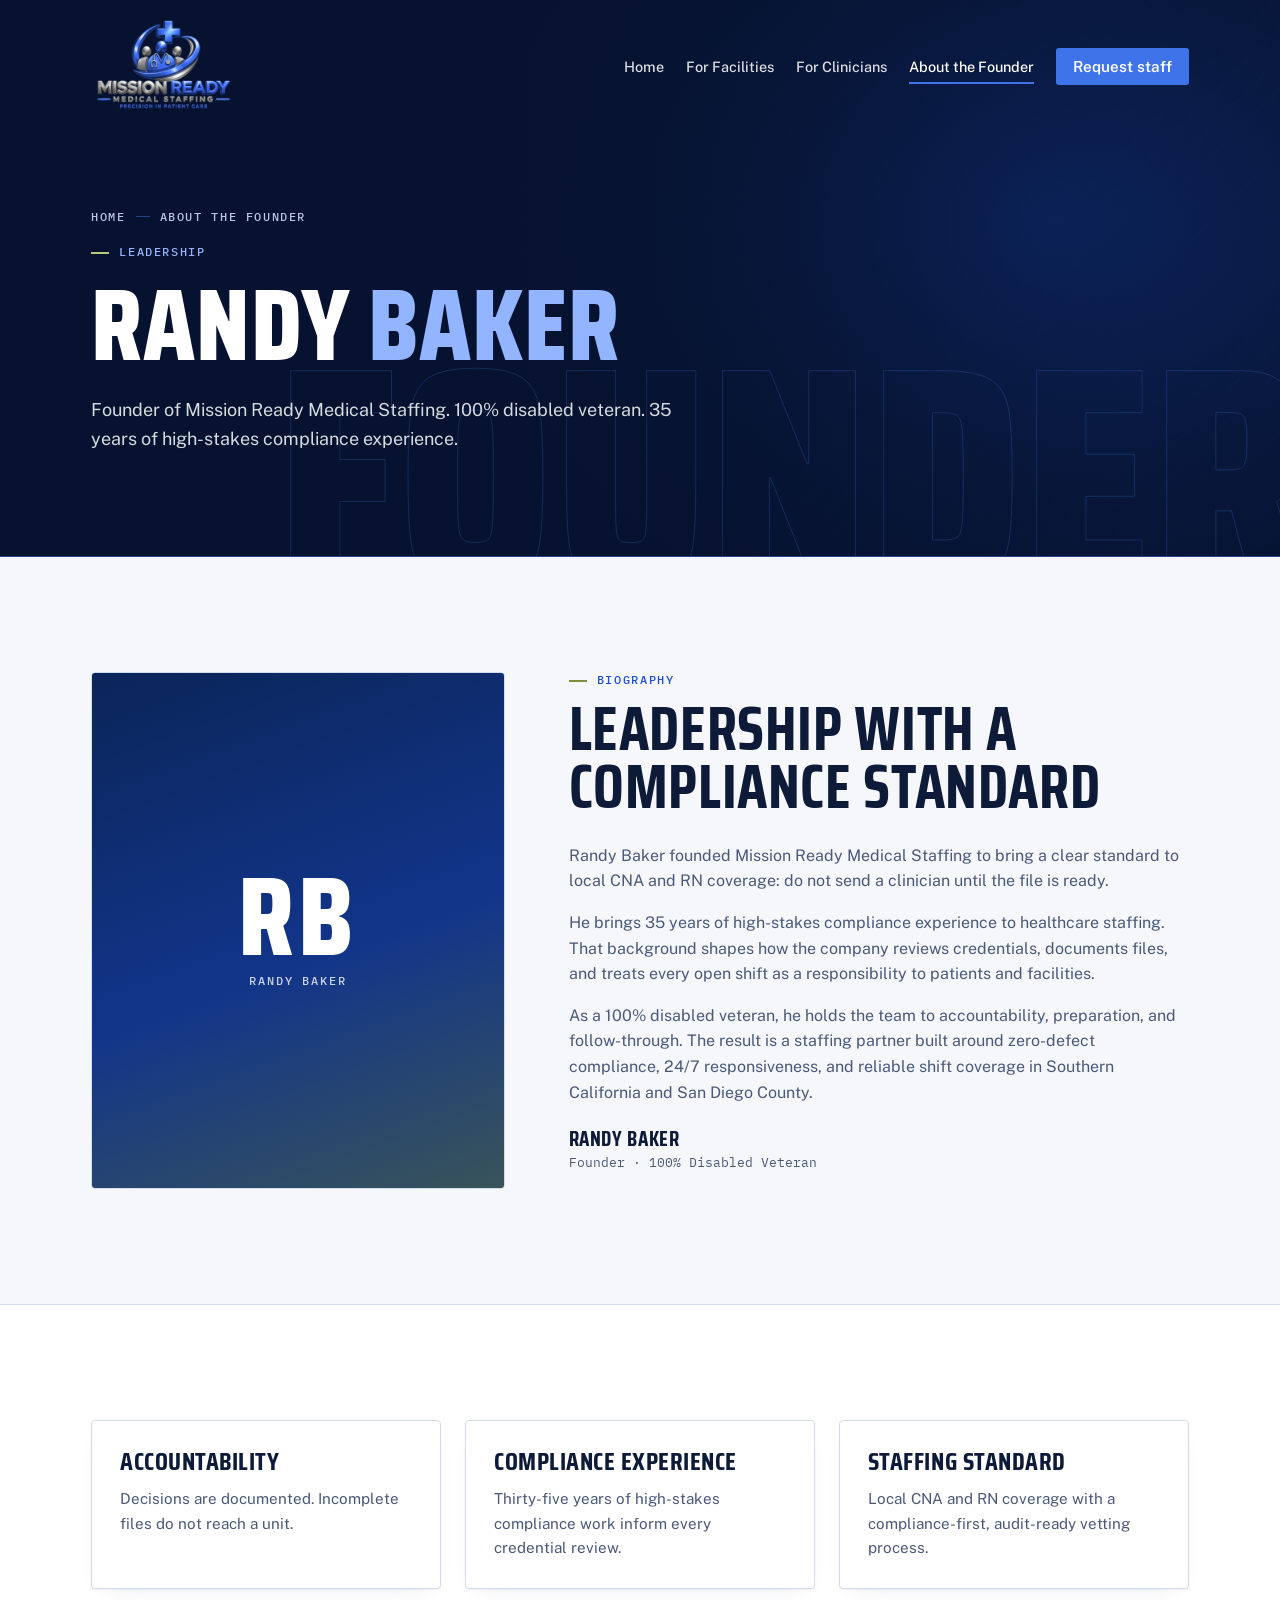
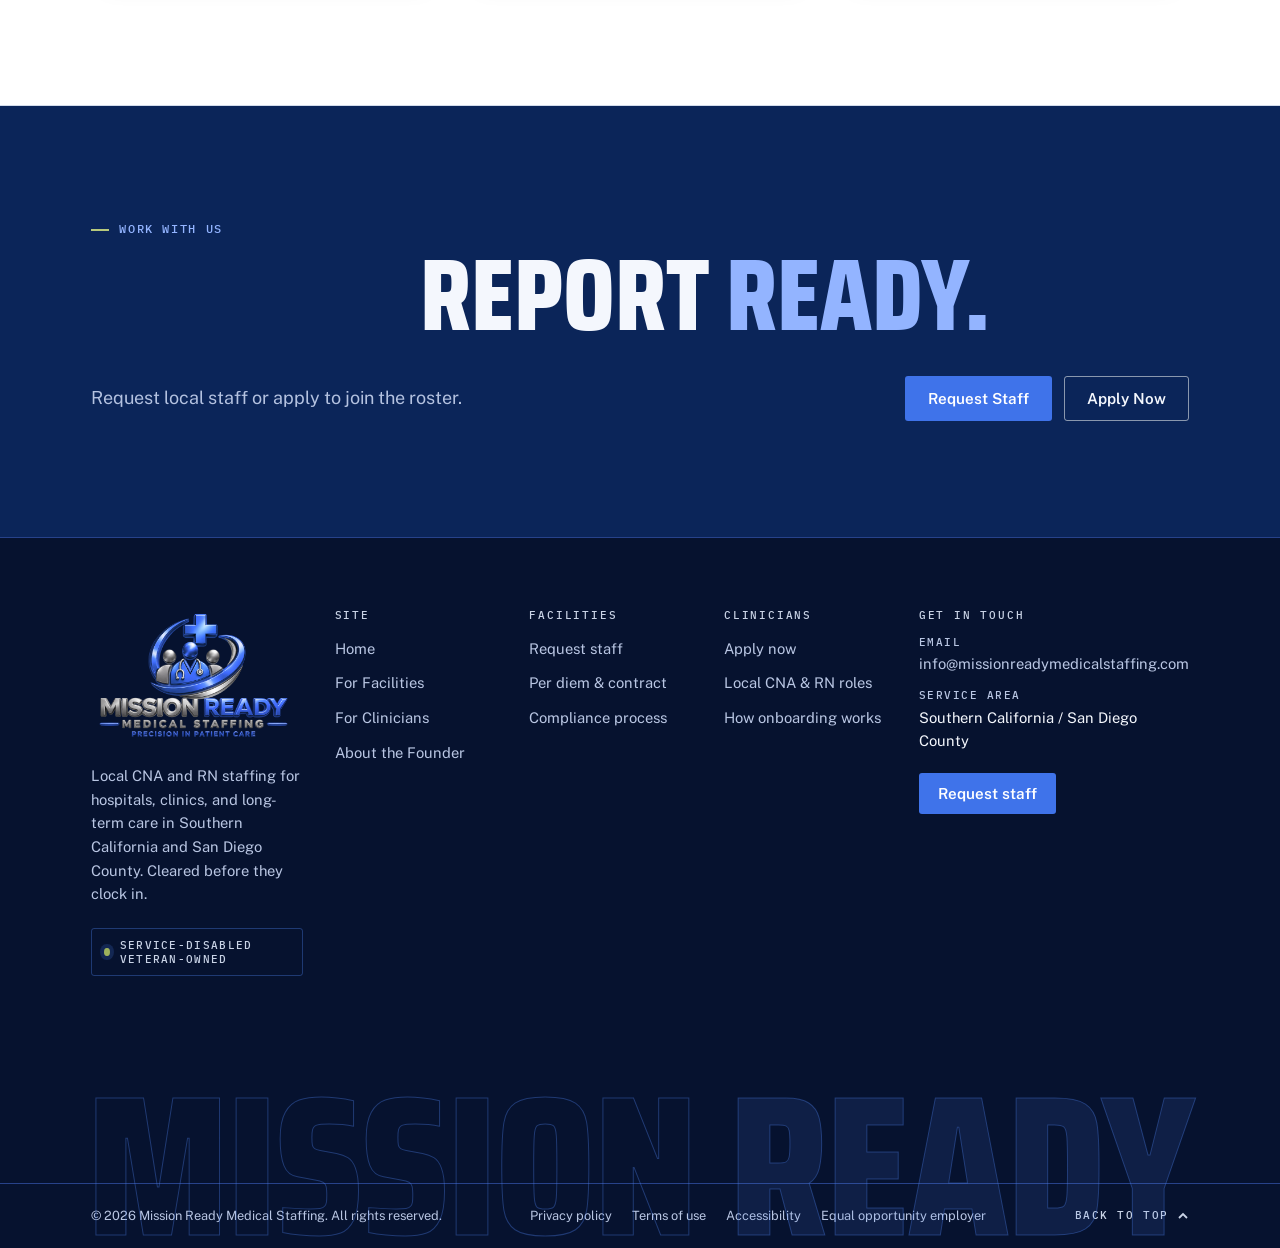
<file: about.html>
<!doctype html>
<html lang="en">
<head>
<meta charset="utf-8">
<meta http-equiv="refresh" content="0; url=founder.html">
<link rel="canonical" href="founder.html">
<title>Redirecting | Mission Ready Medical Staffing</title>
</head>
<body>
<p>This page has moved to <a href="founder.html">About the Founder</a>.</p>
</body>
</html>
</file>
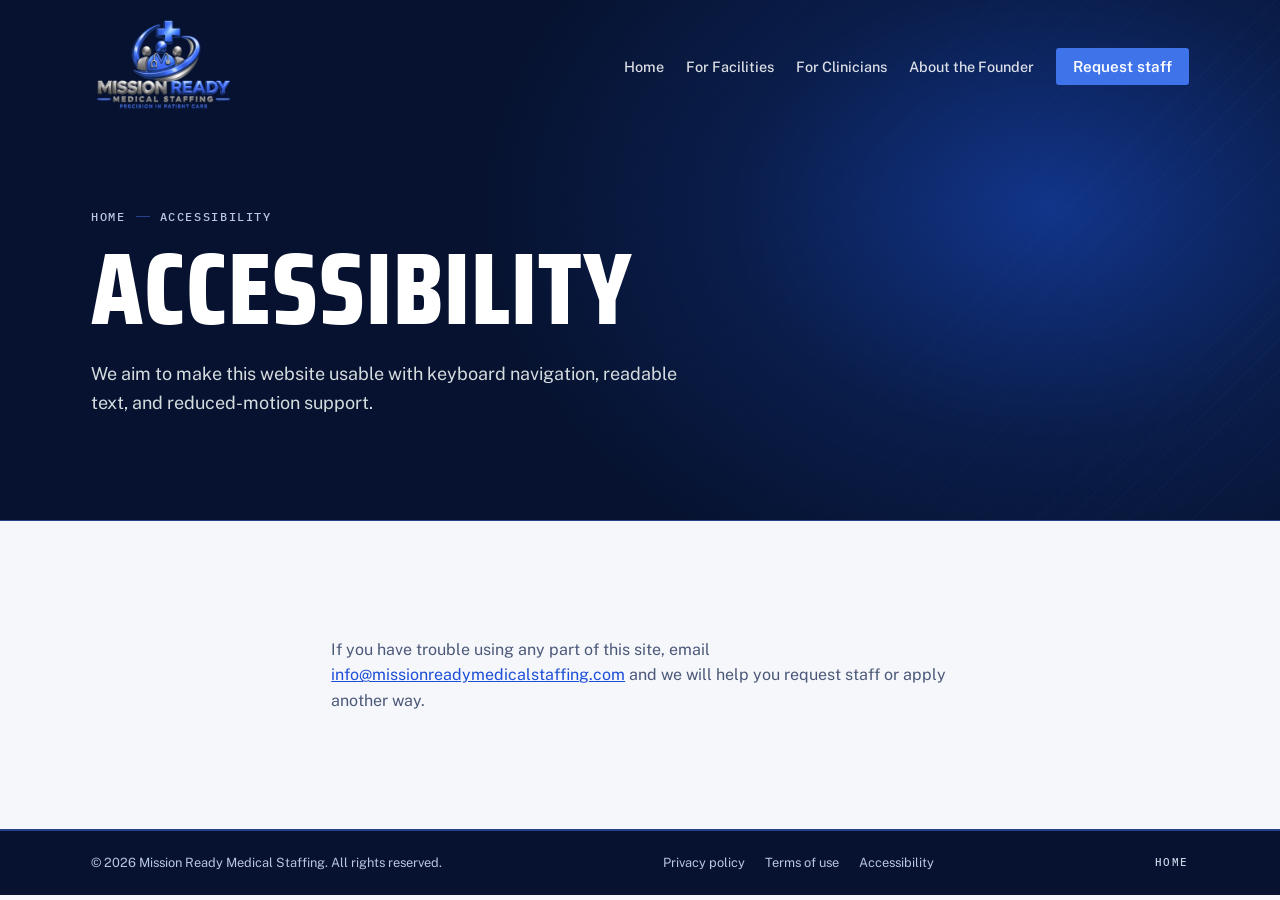
<file: accessibility.html>
<!doctype html>
<html lang="en">
<head>
<meta charset="utf-8">
<script>document.documentElement.classList.add("js")</script>
<meta name="viewport" content="width=device-width, initial-scale=1, viewport-fit=cover">
<meta name="description" content="Accessibility statement for Mission Ready Medical Staffing.">
<title>Accessibility | Mission Ready Medical Staffing</title>
<link rel="stylesheet" href="https://fonts.googleapis.com/css2?family=Saira+Condensed:wght@500;600;700;800&family=Public+Sans:wght@400;500;600;700&family=IBM+Plex+Mono:wght@400;500&display=swap">
<link rel="stylesheet" href="style.css">
</head>
<body id="top">
<a class="skip" href="#main">Skip to content</a>
<header class="nav scrolled">
  <div class="wrap">
    <a class="brand" href="index.html" aria-label="Mission Ready Medical Staffing, home">
      <img src="./img/logo.png" alt="Mission Ready Medical Staffing" style="width: 145px; height: 145px; object-fit: contain; display: block; max-width: 100%; flex-shrink: 0;">
    </a>
    <button class="menu-toggle" type="button" aria-expanded="false" aria-controls="site-menu" aria-label="Open menu"><span></span></button>
    <nav class="links" id="site-menu" aria-label="Primary">
      <a href="index.html">Home</a>
      <a href="facilities.html">For Facilities</a>
      <a href="clinicians.html">For Clinicians</a>
      <a href="founder.html">About the Founder</a>
      <a class="btn btn-primary" href="facilities.html#request-staff">Request staff</a>
    </nav>
  </div>
</header>
<main id="main">
<section class="page-hero">
  <div class="wrap">
    <nav class="crumbs" aria-label="Breadcrumb"><a href="index.html">Home</a><i></i><span aria-current="page">Accessibility</span></nav>
    <h1>Accessibility</h1>
    <p class="lede">We aim to make this website usable with keyboard navigation, readable text, and reduced-motion support.</p>
  </div>
</section>
<section class="block">
  <div class="wrap legal-body">
    <p>If you have trouble using any part of this site, email <a href="mailto:info@missionreadymedicalstaffing.com">info@missionreadymedicalstaffing.com</a> and we will help you request staff or apply another way.</p>
  </div>
</section>
</main>
<footer class="site-footer">
  <div class="ft-bottom">
    <div class="wrap">
      <span>© 2026 Mission Ready Medical Staffing. All rights reserved.</span>
      <nav class="ft-legal" aria-label="Legal">
        <a href="privacy.html">Privacy policy</a>
        <a href="terms.html">Terms of use</a>
        <a href="accessibility.html">Accessibility</a>
      </nav>
      <a class="to-top" href="index.html">Home</a>
    </div>
  </div>
</footer>
<script src="js/config.js"></script>
<script src="js/forms.js"></script>
<script src="js/main.js"></script>
</body>
</html>
</file>
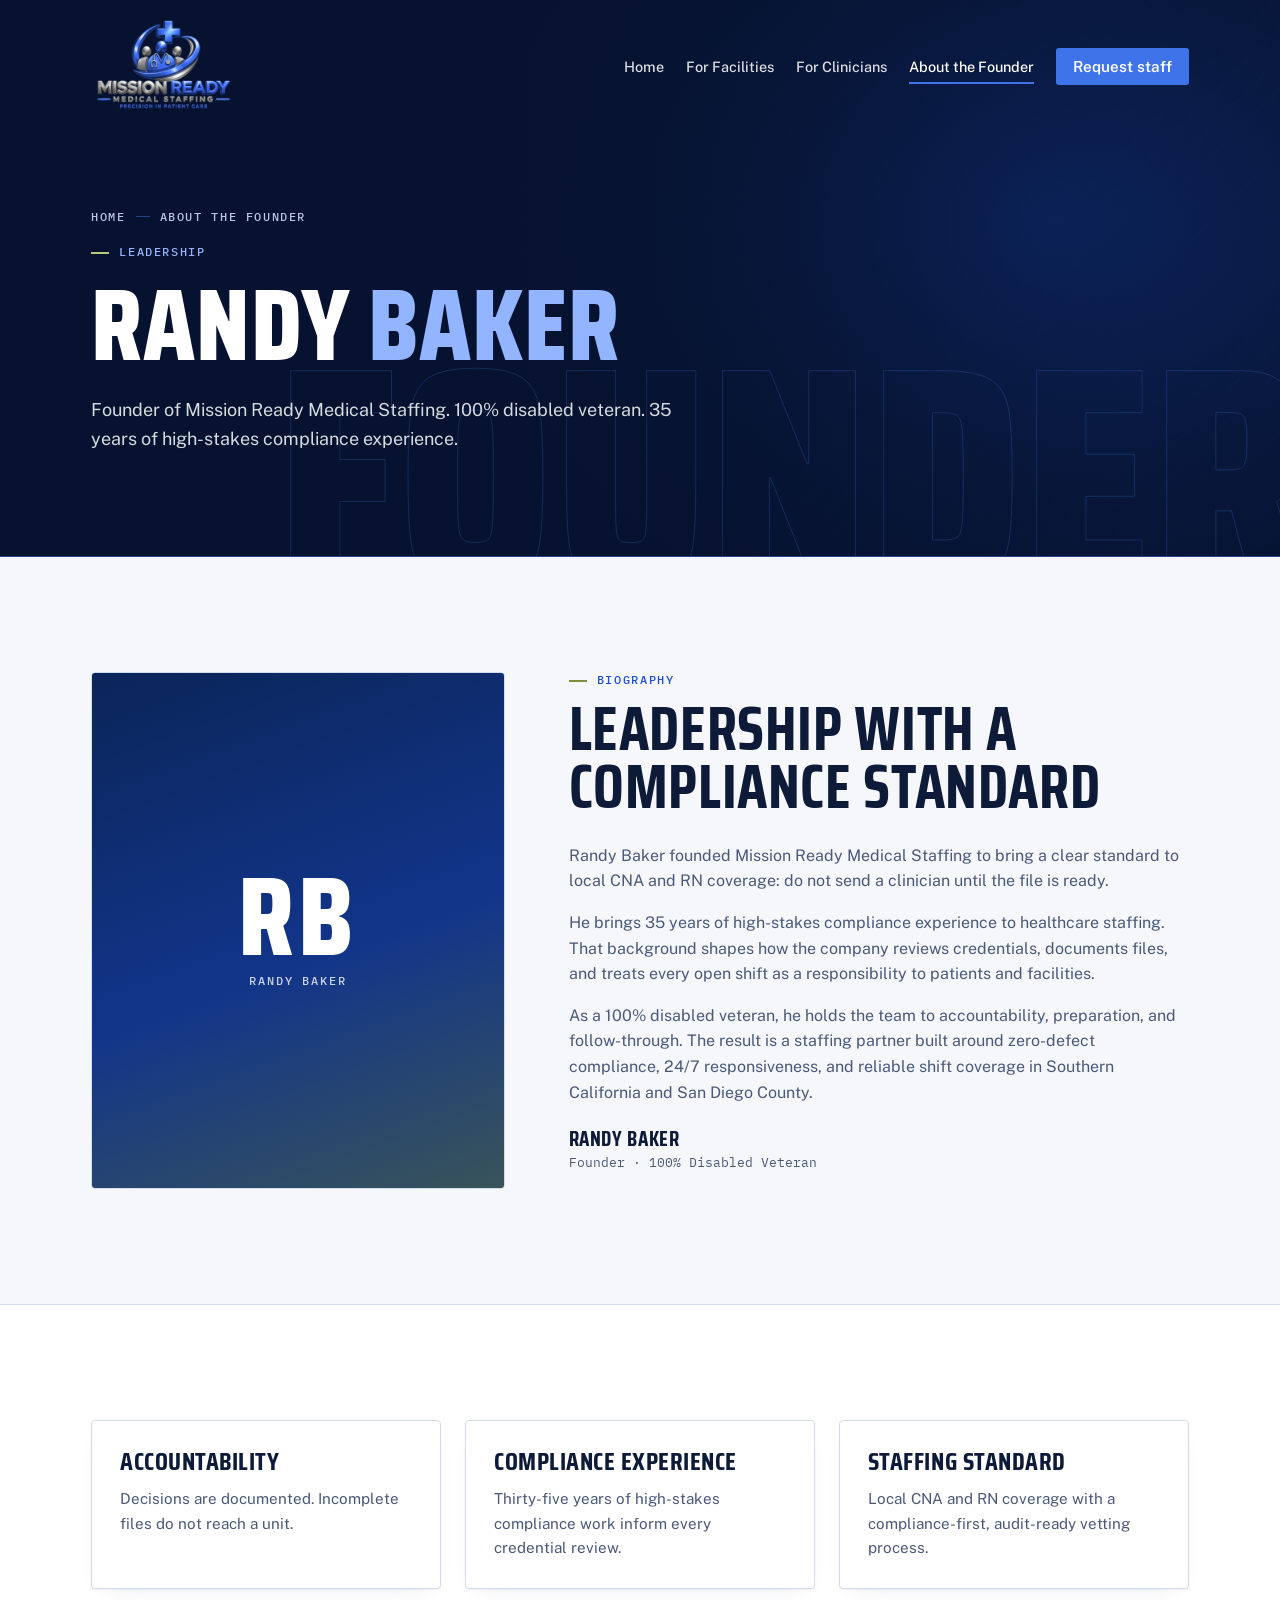
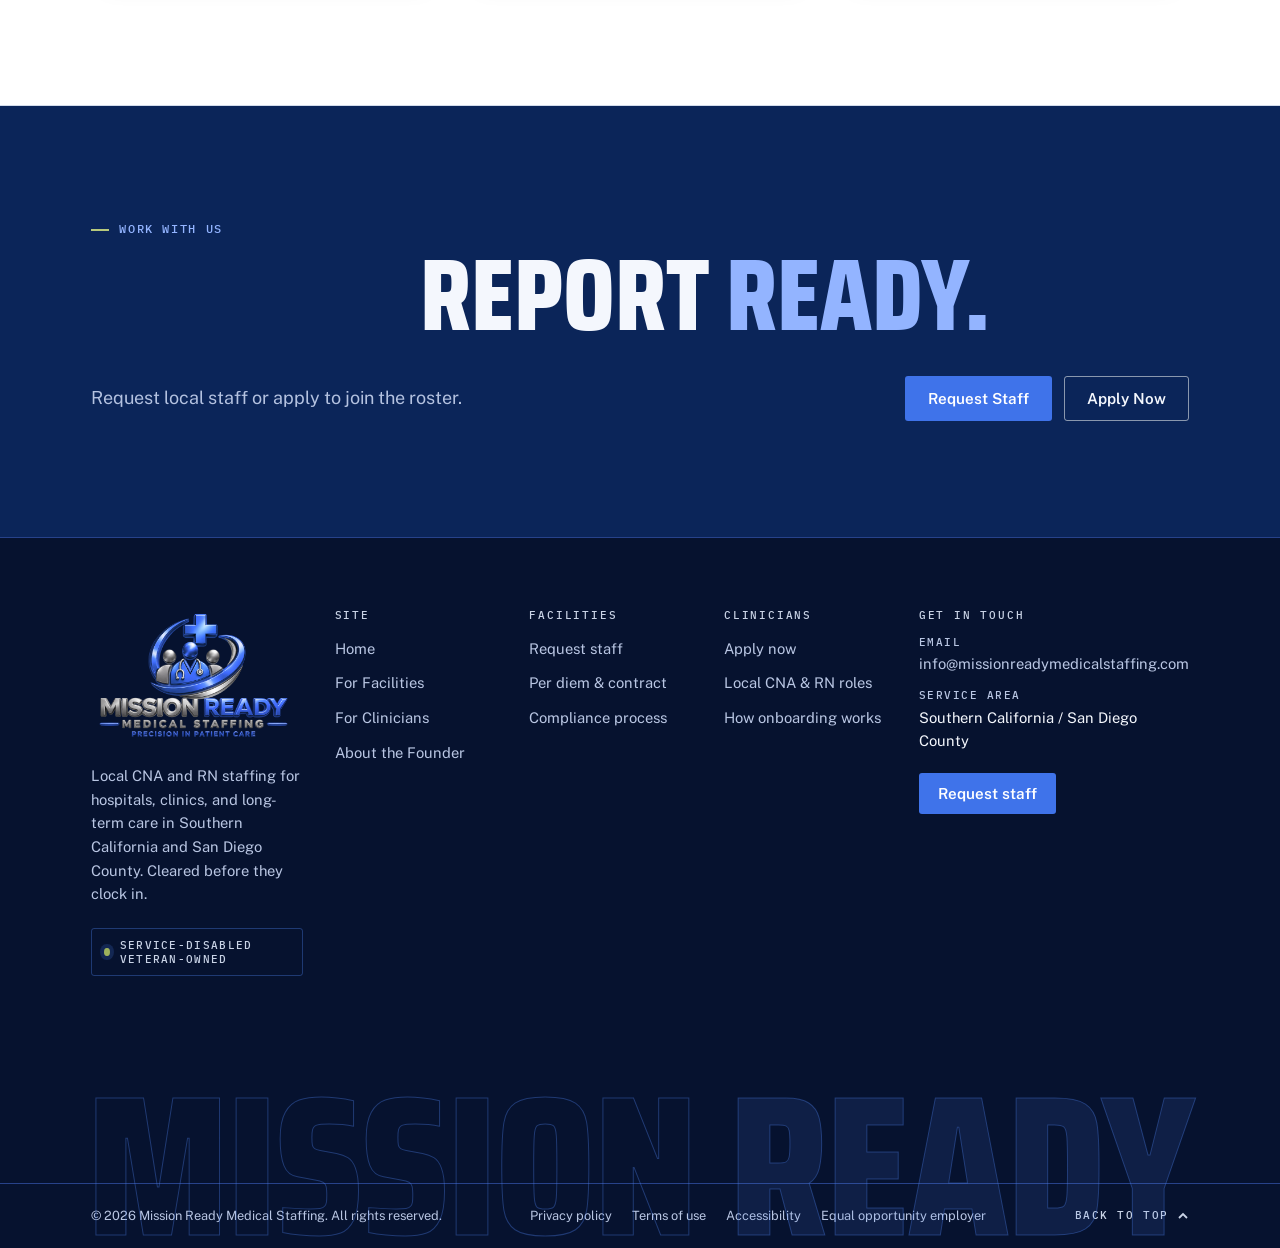
<file: founder.html>
<!doctype html>
<html lang="en">
<head>
<meta charset="utf-8">
<script>document.documentElement.classList.add("js")</script>
<meta name="viewport" content="width=device-width, initial-scale=1, viewport-fit=cover">
<meta name="description" content="About founder Randy Baker, a 100% disabled veteran with 35 years of high-stakes compliance experience.">
<title>About the Founder | Mission Ready Medical Staffing</title>
<link rel="preconnect" href="https://fonts.googleapis.com">
<link rel="preconnect" href="https://fonts.gstatic.com" crossorigin>
<link rel="stylesheet" href="https://fonts.googleapis.com/css2?family=Saira+Condensed:wght@500;600;700;800&family=Public+Sans:wght@400;500;600;700&family=IBM+Plex+Mono:wght@400;500&display=swap">
<link rel="stylesheet" href="style.css">
</head>
<body id="top">
<a class="skip" href="#main">Skip to content</a>
<div class="progress" aria-hidden="true"><i></i></div>

<header class="nav">
  <div class="wrap">
    <a class="brand" href="index.html" aria-label="Mission Ready Medical Staffing, home">
      <img src="./img/logo.png" alt="Mission Ready Medical Staffing" style="width: 145px; height: 145px; object-fit: contain; display: block; max-width: 100%; flex-shrink: 0;">
    </a>
    <button class="menu-toggle" type="button" aria-expanded="false" aria-controls="site-menu" aria-label="Open menu"><span></span></button>
    <nav class="links" id="site-menu" aria-label="Primary">
      <a href="index.html">Home</a>
      <a href="facilities.html">For Facilities</a>
      <a href="clinicians.html">For Clinicians</a>
      <a href="founder.html" aria-current="page">About the Founder</a>
      <a class="btn btn-primary" href="facilities.html#request-staff">Request staff</a>
    </nav>
  </div>
</header>

<main id="main">
<section class="page-hero" data-scene="exit" style="--img:url('https://images.unsplash.com/photo-1519494026892-80bbd2d6fd0d?auto=format&fit=crop&w=1600&q=80')">
  <div class="hero-visual" aria-hidden="true"></div>
  <span class="ghost-word" aria-hidden="true">Founder</span>
  <div class="wrap">
    <nav class="crumbs" aria-label="Breadcrumb"><a href="index.html">Home</a><i></i><span aria-current="page">About the Founder</span></nav>
    <p class="eyebrow">Leadership</p>
    <h1>Randy <em>Baker</em></h1>
    <p class="lede">Founder of Mission Ready Medical Staffing. 100% disabled veteran. 35 years of high-stakes compliance experience.</p>
  </div>
</section>

<section class="block">
  <div class="wrap founder">
    <div class="portrait">
      <div class="portrait-mark" aria-hidden="true"><div><b>RB</b><span>Randy Baker</span></div></div>
    </div>
    <div>
      <p class="eyebrow">Biography</p>
      <h2 style="margin-top:14px">Leadership with a compliance standard</h2>
      <div class="body">
        <p>Randy Baker founded Mission Ready Medical Staffing to bring a clear standard to local CNA and RN coverage: do not send a clinician until the file is ready.</p>
        <p>He brings 35 years of high-stakes compliance experience to healthcare staffing. That background shapes how the company reviews credentials, documents files, and treats every open shift as a responsibility to patients and facilities.</p>
        <p>As a 100% disabled veteran, he holds the team to accountability, preparation, and follow-through. The result is a staffing partner built around zero-defect compliance, 24/7 responsiveness, and reliable shift coverage in Southern California and San Diego County.</p>
      </div>
      <div class="sig"><b>Randy Baker</b><span>Founder · 100% Disabled Veteran</span></div>
    </div>
  </div>
</section>

<section class="block surface-band">
  <div class="wrap">
    <div class="grid-3">
      <article class="card">
        <h3>Accountability</h3>
        <p>Decisions are documented. Incomplete files do not reach a unit.</p>
      </article>
      <article class="card">
        <h3>Compliance experience</h3>
        <p>Thirty-five years of high-stakes compliance work inform every credential review.</p>
      </article>
      <article class="card">
        <h3>Staffing standard</h3>
        <p>Local CNA and RN coverage with a compliance-first, audit-ready vetting process.</p>
      </article>
    </div>
  </div>
</section>

<section class="block closing" data-scene="enter">
  <div class="wrap">
    <p class="eyebrow">Work with us</p>
    <div class="big sm" style="margin-top:14px">Report <span>ready.</span></div>
    <div class="row">
      <p class="lede">Request local staff or apply to join the roster.</p>
      <div class="cta-btns">
        <a class="btn btn-brass" href="facilities.html#request-staff">Request Staff</a>
        <a class="btn btn-outline-light" href="clinicians.html#apply-now">Apply Now</a>
      </div>
    </div>
  </div>
</section>
</main>

<footer class="site-footer" data-scene="enter">
  <div class="wrap ft-top">
    <div class="ft-brand">
      <a class="brand" href="index.html" aria-label="Mission Ready Medical Staffing, home">
        <img src="./img/logo.png" alt="Mission Ready Medical Staffing" style="width: 205px; object-fit: contain; display: block; max-width: 100%; flex-shrink: 0;">
      </a>
      <p>Local CNA and RN staffing for hospitals, clinics, and long-term care in Southern California and San Diego County. Cleared before they clock in.</p>
      <span class="ft-badge" data-sdvosb><i></i>Service-disabled veteran-owned</span>
    </div>
    <nav class="ft-col" aria-label="Site">
      <h4>Site</h4>
      <ul>
        <li><a href="index.html">Home</a></li>
        <li><a href="facilities.html">For Facilities</a></li>
        <li><a href="clinicians.html">For Clinicians</a></li>
        <li><a href="founder.html">About the Founder</a></li>
      </ul>
    </nav>
    <nav class="ft-col" aria-label="Facilities">
      <h4>Facilities</h4>
      <ul>
        <li><a href="facilities.html#request-staff">Request staff</a></li>
        <li><a href="facilities.html">Per diem &amp; contract</a></li>
        <li><a href="index.html#standard">Compliance process</a></li>
      </ul>
    </nav>
    <nav class="ft-col" aria-label="Clinicians">
      <h4>Clinicians</h4>
      <ul>
        <li><a href="clinicians.html#apply-now">Apply now</a></li>
        <li><a href="clinicians.html">Local CNA &amp; RN roles</a></li>
        <li><a href="index.html#clearance">How onboarding works</a></li>
      </ul>
    </nav>
    <div class="ft-col ft-contact">
      <h4>Get in touch</h4>
      <dl>
        <div><dt>Email</dt><dd><a href="mailto:info@missionreadymedicalstaffing.com" data-mrms="email" data-fill="true">info@missionreadymedicalstaffing.com</a></dd></div>
        <div data-phone-wrap hidden><dt>Phone</dt><dd><a href="tel:"></a></dd></div>
        <div><dt>Service area</dt><dd data-mrms="service-area">Southern California / San Diego County</dd></div>
      </dl>
      <a class="btn btn-primary" href="facilities.html#request-staff" style="color:#fff;">Request staff</a>
    </div>
  </div>
  <div class="ft-mark" aria-hidden="true">Mission <span>Ready</span></div>
  <div class="ft-bottom">
    <div class="wrap">
      <span>© 2026 Mission Ready Medical Staffing. All rights reserved.</span>
      <nav class="ft-legal" aria-label="Legal">
        <a href="privacy.html">Privacy policy</a>
        <a href="terms.html">Terms of use</a>
        <a href="accessibility.html">Accessibility</a>
        <a href="terms.html#eeo">Equal opportunity employer</a>
      </nav>
      <a class="to-top" href="#top">Back to top <svg width="12" height="12" viewBox="0 0 12 12" aria-hidden="true"><path d="M2 8 L6 4 L10 8" fill="none" stroke="currentColor" stroke-width="1.8"/></svg></a>
    </div>
  </div>
</footer>
<script src="js/config.js"></script>
<script src="js/forms.js"></script>
<script src="js/main.js"></script>
</body>
</html>
</file>
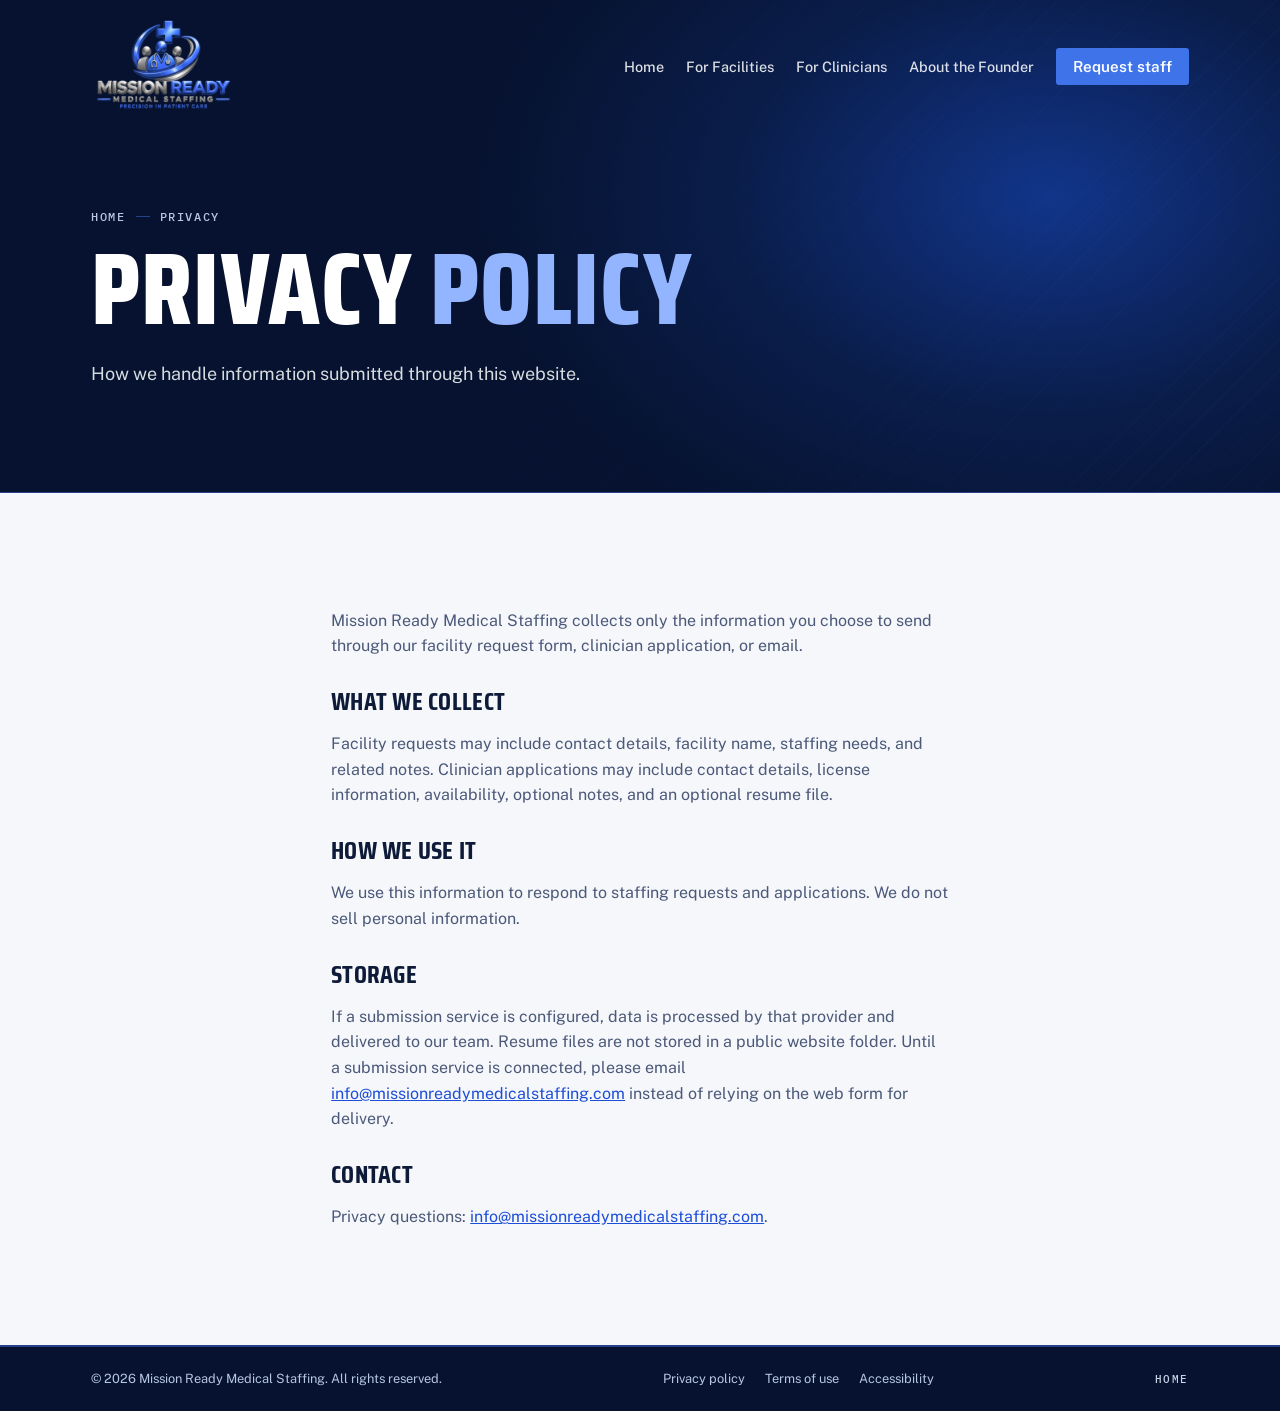
<file: privacy.html>
<!doctype html>
<html lang="en">
<head>
<meta charset="utf-8">
<script>document.documentElement.classList.add("js")</script>
<meta name="viewport" content="width=device-width, initial-scale=1, viewport-fit=cover">
<meta name="description" content="Privacy policy for Mission Ready Medical Staffing.">
<title>Privacy Policy | Mission Ready Medical Staffing</title>
<link rel="stylesheet" href="https://fonts.googleapis.com/css2?family=Saira+Condensed:wght@500;600;700;800&family=Public+Sans:wght@400;500;600;700&family=IBM+Plex+Mono:wght@400;500&display=swap">
<link rel="stylesheet" href="style.css">
</head>
<body id="top">
<a class="skip" href="#main">Skip to content</a>
<header class="nav scrolled">
  <div class="wrap">
    <a class="brand" href="index.html" aria-label="Mission Ready Medical Staffing, home">
      <img src="./img/logo.png" alt="Mission Ready Medical Staffing" style="width: 145px; height: 145px; object-fit: contain; display: block; max-width: 100%; flex-shrink: 0;">
    </a>
    <button class="menu-toggle" type="button" aria-expanded="false" aria-controls="site-menu" aria-label="Open menu"><span></span></button>
    <nav class="links" id="site-menu" aria-label="Primary">
      <a href="index.html">Home</a>
      <a href="facilities.html">For Facilities</a>
      <a href="clinicians.html">For Clinicians</a>
      <a href="founder.html">About the Founder</a>
      <a class="btn btn-primary" href="facilities.html#request-staff">Request staff</a>
    </nav>
  </div>
</header>
<main id="main">
<section class="page-hero">
  <div class="wrap">
    <nav class="crumbs" aria-label="Breadcrumb"><a href="index.html">Home</a><i></i><span aria-current="page">Privacy</span></nav>
    <h1>Privacy <em>Policy</em></h1>
    <p class="lede">How we handle information submitted through this website.</p>
  </div>
</section>
<section class="block">
  <div class="wrap legal-body">
    <p>Mission Ready Medical Staffing collects only the information you choose to send through our facility request form, clinician application, or email.</p>
    <h2>What we collect</h2>
    <p>Facility requests may include contact details, facility name, staffing needs, and related notes. Clinician applications may include contact details, license information, availability, optional notes, and an optional resume file.</p>
    <h2>How we use it</h2>
    <p>We use this information to respond to staffing requests and applications. We do not sell personal information.</p>
    <h2>Storage</h2>
    <p>If a submission service is configured, data is processed by that provider and delivered to our team. Resume files are not stored in a public website folder. Until a submission service is connected, please email <a href="mailto:info@missionreadymedicalstaffing.com">info@missionreadymedicalstaffing.com</a> instead of relying on the web form for delivery.</p>
    <h2>Contact</h2>
    <p>Privacy questions: <a href="mailto:info@missionreadymedicalstaffing.com">info@missionreadymedicalstaffing.com</a>.</p>
  </div>
</section>
</main>
<footer class="site-footer">
  <div class="ft-bottom">
    <div class="wrap">
      <span>© 2026 Mission Ready Medical Staffing. All rights reserved.</span>
      <nav class="ft-legal" aria-label="Legal">
        <a href="privacy.html">Privacy policy</a>
        <a href="terms.html">Terms of use</a>
        <a href="accessibility.html">Accessibility</a>
      </nav>
      <a class="to-top" href="index.html">Home</a>
    </div>
  </div>
</footer>
<script src="js/config.js"></script>
<script src="js/forms.js"></script>
<script src="js/main.js"></script>
</body>
</html>
</file>
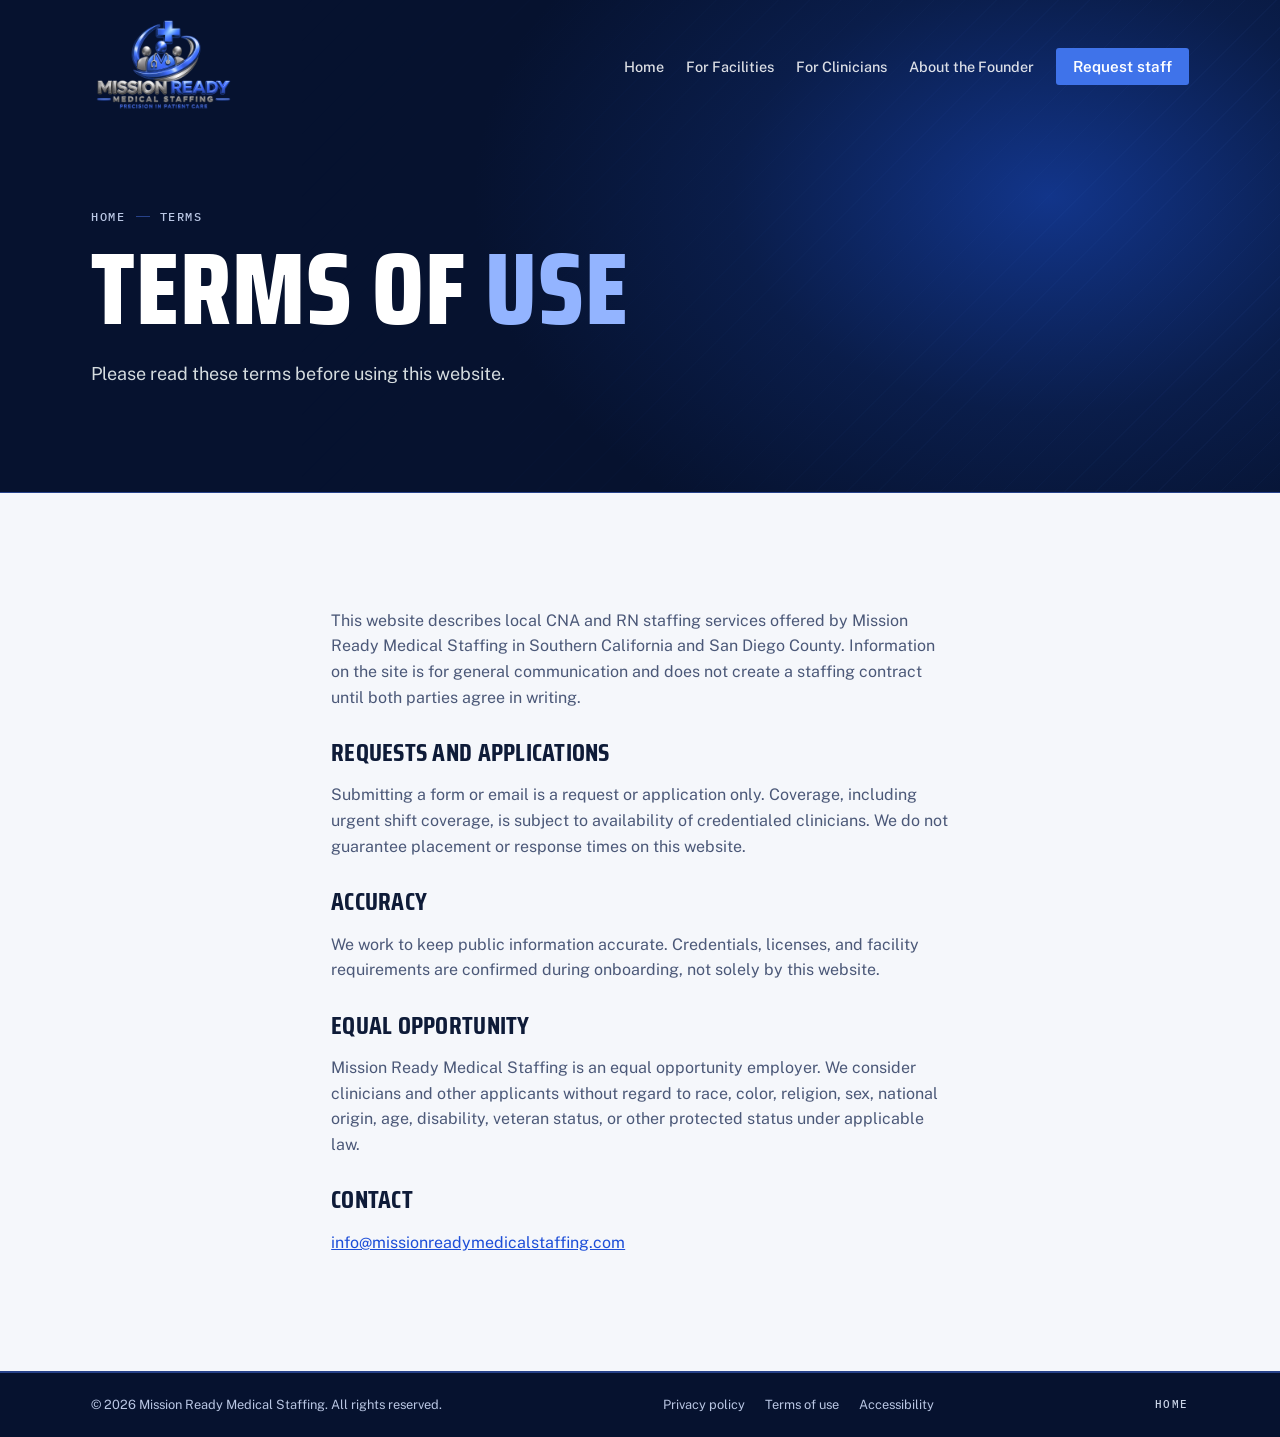
<file: terms.html>
<!doctype html>
<html lang="en">
<head>
<meta charset="utf-8">
<script>document.documentElement.classList.add("js")</script>
<meta name="viewport" content="width=device-width, initial-scale=1, viewport-fit=cover">
<meta name="description" content="Terms of use for Mission Ready Medical Staffing.">
<title>Terms of Use | Mission Ready Medical Staffing</title>
<link rel="stylesheet" href="https://fonts.googleapis.com/css2?family=Saira+Condensed:wght@500;600;700;800&family=Public+Sans:wght@400;500;600;700&family=IBM+Plex+Mono:wght@400;500&display=swap">
<link rel="stylesheet" href="style.css">
</head>
<body id="top">
<a class="skip" href="#main">Skip to content</a>
<header class="nav scrolled">
  <div class="wrap">
    <a class="brand" href="index.html" aria-label="Mission Ready Medical Staffing, home">
      <img src="./img/logo.png" alt="Mission Ready Medical Staffing" style="width: 145px; height: 145px; object-fit: contain; display: block; max-width: 100%; flex-shrink: 0;">
    </a>
    <button class="menu-toggle" type="button" aria-expanded="false" aria-controls="site-menu" aria-label="Open menu"><span></span></button>
    <nav class="links" id="site-menu" aria-label="Primary">
      <a href="index.html">Home</a>
      <a href="facilities.html">For Facilities</a>
      <a href="clinicians.html">For Clinicians</a>
      <a href="founder.html">About the Founder</a>
      <a class="btn btn-primary" href="facilities.html#request-staff">Request staff</a>
    </nav>
  </div>
</header>
<main id="main">
<section class="page-hero">
  <div class="wrap">
    <nav class="crumbs" aria-label="Breadcrumb"><a href="index.html">Home</a><i></i><span aria-current="page">Terms</span></nav>
    <h1>Terms of <em>Use</em></h1>
    <p class="lede">Please read these terms before using this website.</p>
  </div>
</section>
<section class="block">
  <div class="wrap legal-body">
    <p>This website describes local CNA and RN staffing services offered by Mission Ready Medical Staffing in Southern California and San Diego County. Information on the site is for general communication and does not create a staffing contract until both parties agree in writing.</p>
    <h2>Requests and applications</h2>
    <p>Submitting a form or email is a request or application only. Coverage, including urgent shift coverage, is subject to availability of credentialed clinicians. We do not guarantee placement or response times on this website.</p>
    <h2>Accuracy</h2>
    <p>We work to keep public information accurate. Credentials, licenses, and facility requirements are confirmed during onboarding, not solely by this website.</p>
    <h2 id="eeo">Equal opportunity</h2>
    <p>Mission Ready Medical Staffing is an equal opportunity employer. We consider clinicians and other applicants without regard to race, color, religion, sex, national origin, age, disability, veteran status, or other protected status under applicable law.</p>
    <h2>Contact</h2>
    <p><a href="mailto:info@missionreadymedicalstaffing.com">info@missionreadymedicalstaffing.com</a></p>
  </div>
</section>
</main>
<footer class="site-footer">
  <div class="ft-bottom">
    <div class="wrap">
      <span>© 2026 Mission Ready Medical Staffing. All rights reserved.</span>
      <nav class="ft-legal" aria-label="Legal">
        <a href="privacy.html">Privacy policy</a>
        <a href="terms.html">Terms of use</a>
        <a href="accessibility.html">Accessibility</a>
      </nav>
      <a class="to-top" href="index.html">Home</a>
    </div>
  </div>
</footer>
<script src="js/config.js"></script>
<script src="js/forms.js"></script>
<script src="js/main.js"></script>
</body>
</html>
</file>
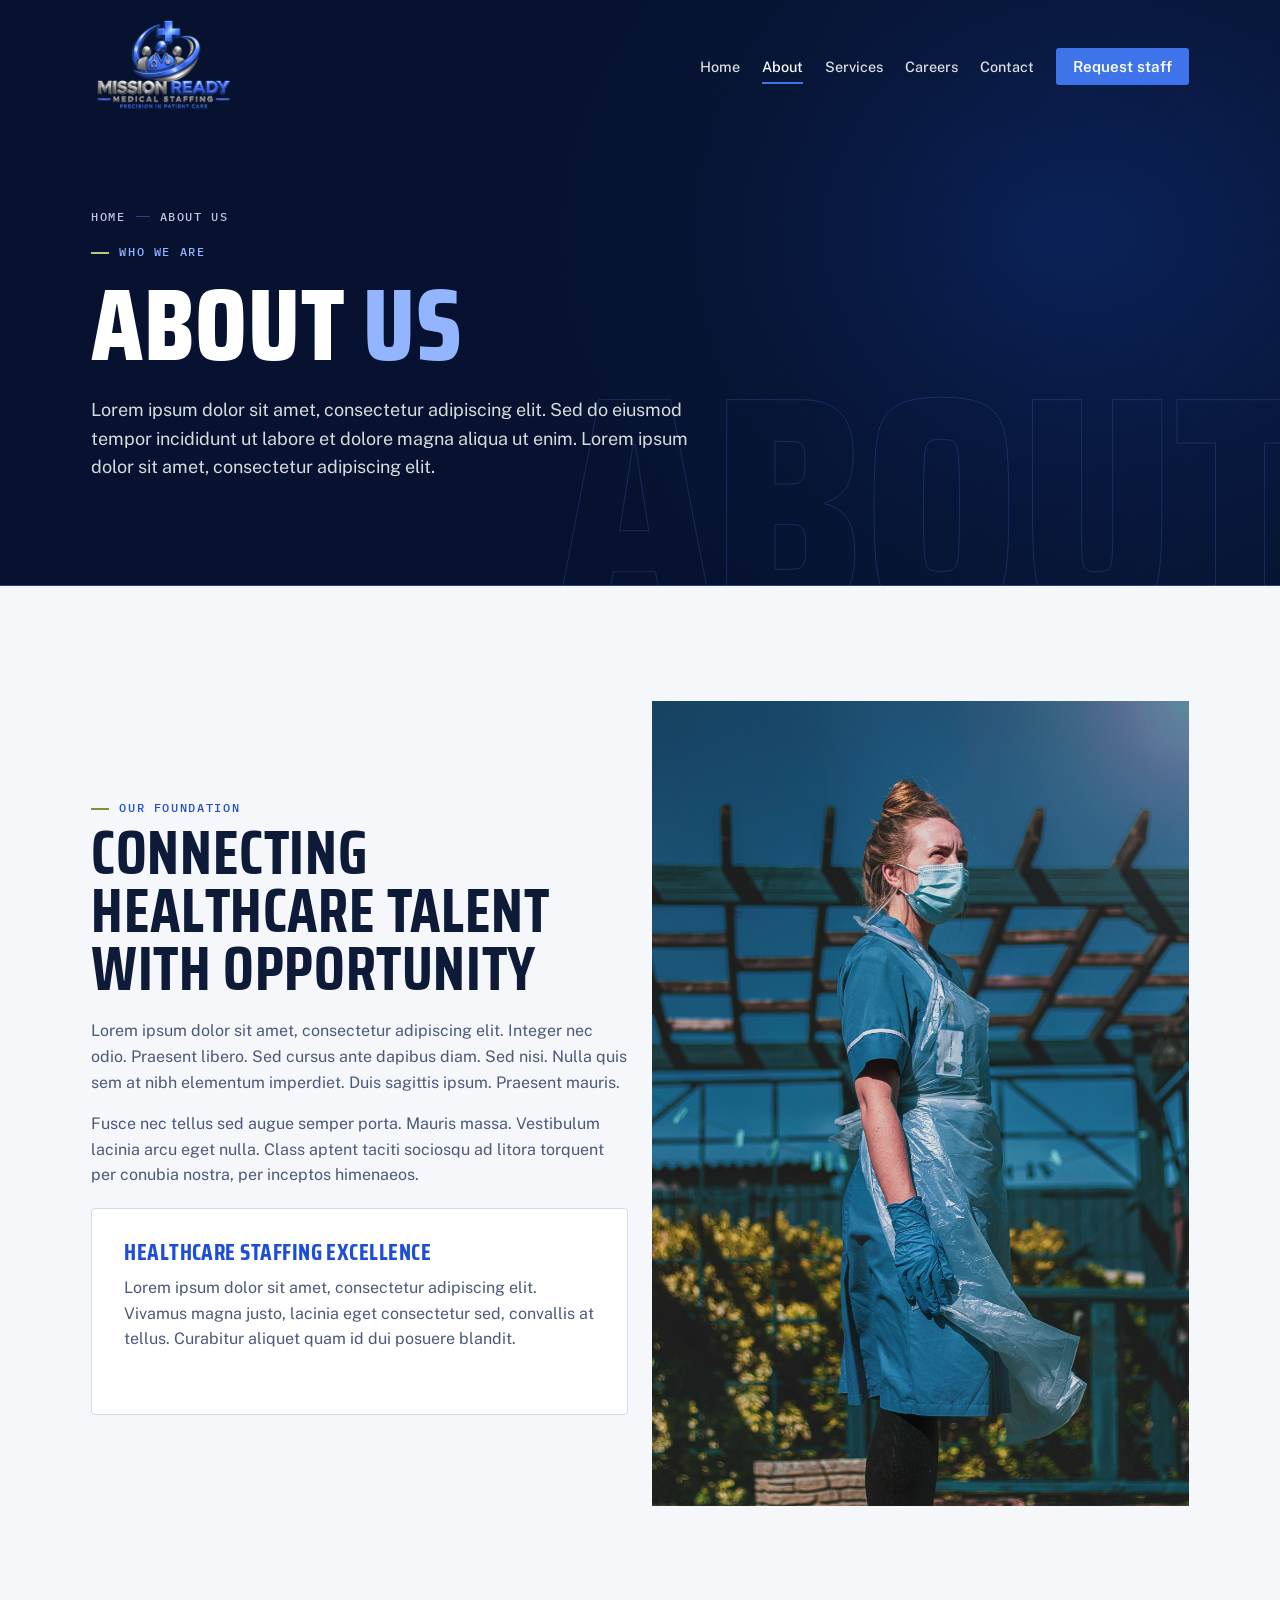
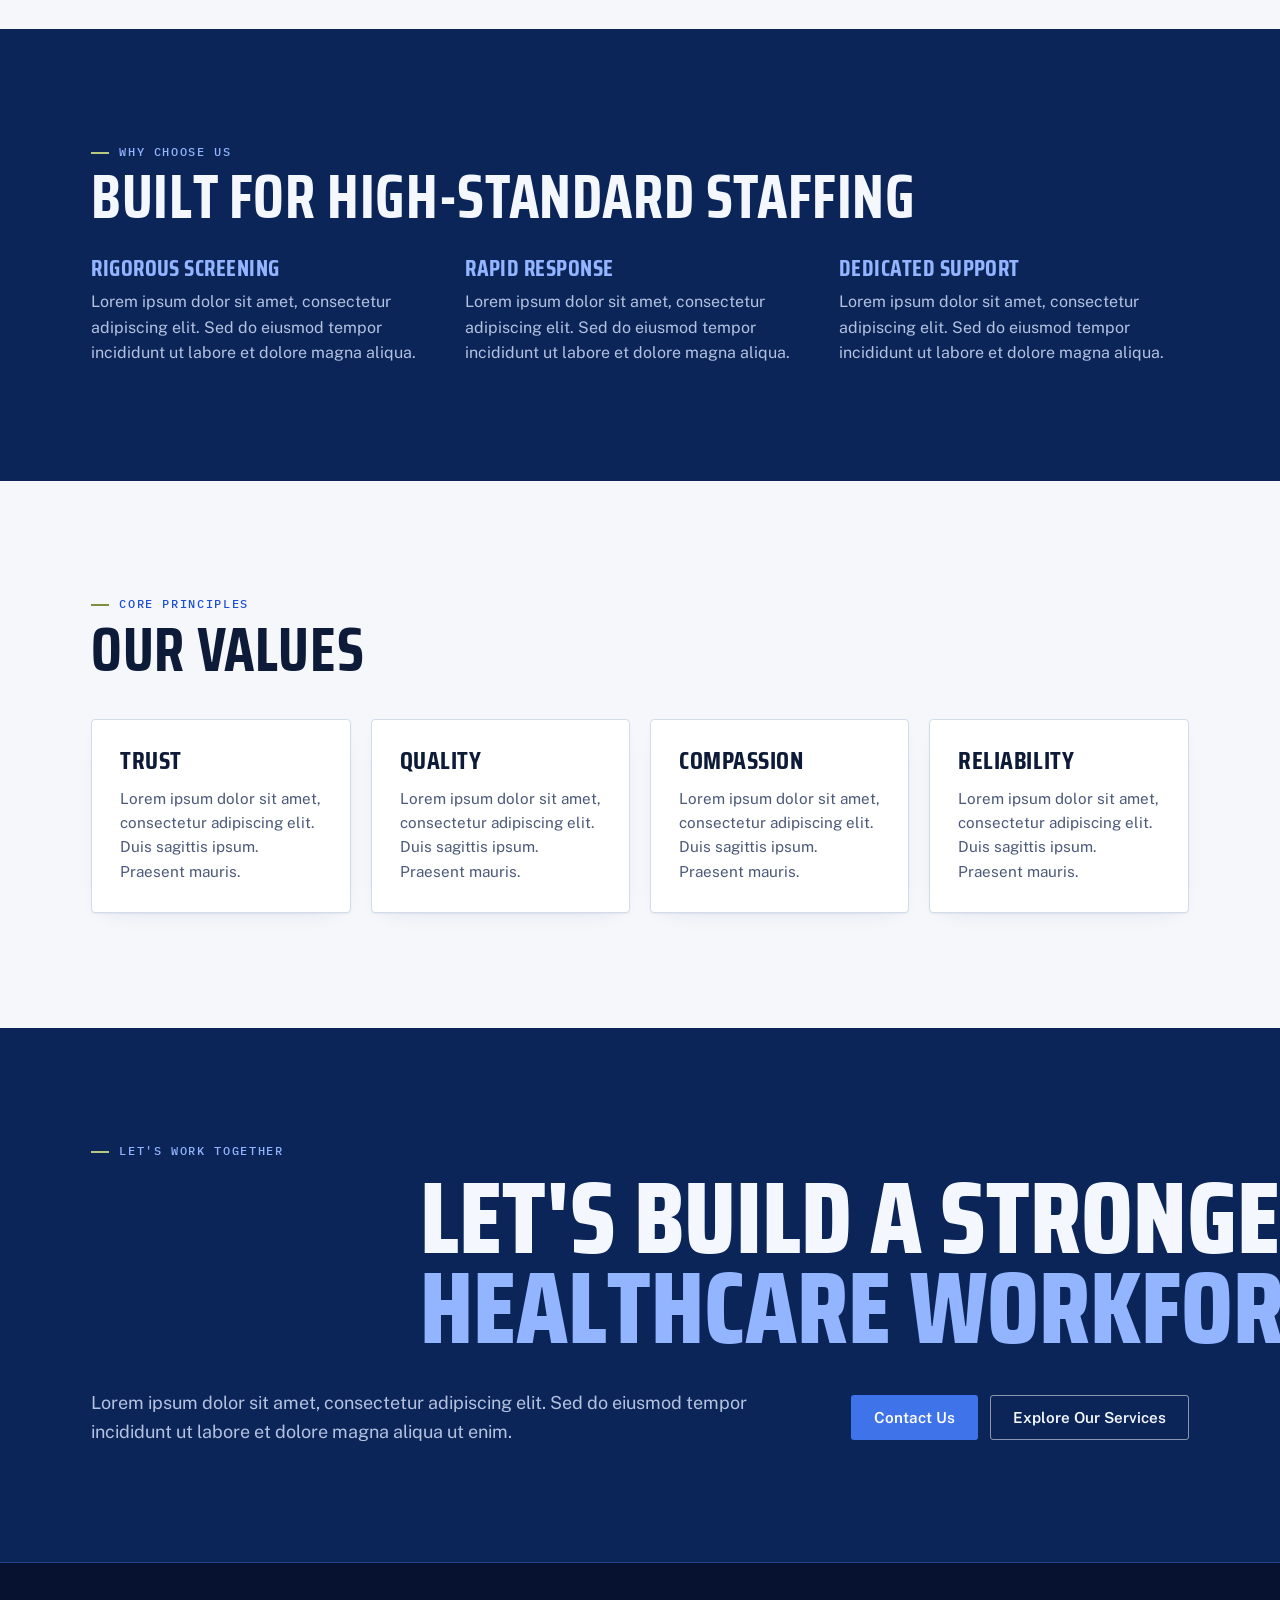
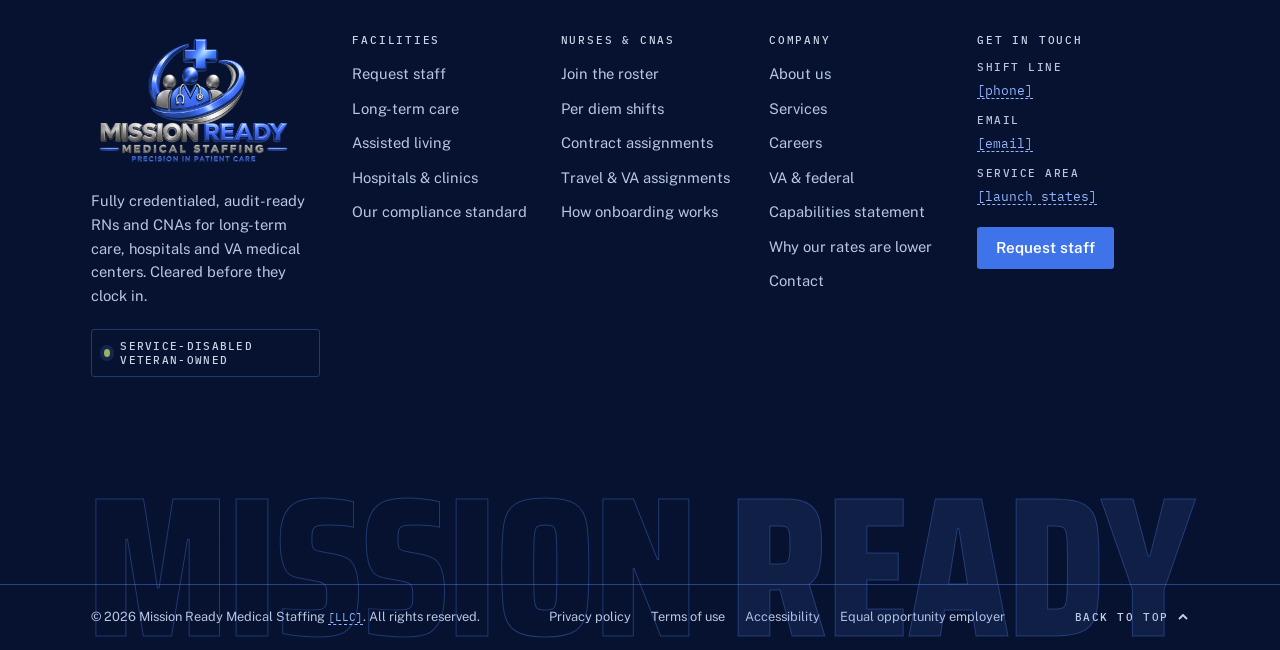
<file: site/about.html>
<!doctype html>
<html lang="en">
<head>
<meta charset="utf-8">
<script>document.documentElement.classList.add("js")</script>
<meta name="viewport" content="width=device-width, initial-scale=1, viewport-fit=cover">
<meta name="description" content="About Mission Ready Medical Staffing. Placeholder description for the about page.">
<title>About Us | Mission Ready Medical Staffing</title>
<link rel="preconnect" href="https://fonts.googleapis.com">
<link rel="preconnect" href="https://fonts.gstatic.com" crossorigin>
<link rel="stylesheet" href="https://fonts.googleapis.com/css2?family=Saira+Condensed:wght@500;600;700;800&family=Public+Sans:wght@400;500;600;700&family=IBM+Plex+Mono:wght@400;500&display=swap">
<link rel="stylesheet" href="style.css">
</head>
<body id="top">
<a class="skip" href="#main">Skip to content</a>
<div class="progress" aria-hidden="true"><i></i></div>

<header class="nav">
  <div class="wrap">
 <a class="brand" href="index.html" aria-label="Mission Ready Medical Staffing, home">
  <img
    src="./img/logo.png"
    alt="Mission Ready Medical Staffing"
    style="width: 145px; height: 145px; object-fit: contain; display: block; max-width: 100%; flex-shrink: 0;"
  />
</a>
    <button class="menu-toggle" type="button" aria-expanded="false" aria-controls="site-menu" aria-label="Open menu"><span></span></button>
    <nav class="links" id="site-menu" aria-label="Primary">
      <a href="index.html">Home</a>
      <a href="about.html" aria-current="page">About</a>
      <a href="services.html">Services</a>
      <a href="careers.html">Careers</a>
      <a href="contact.html">Contact</a>
      <a class="btn btn-primary" href="contact.html#request-staff">Request staff</a>
    </nav>
  </div>
</header>

<main id="main">
<section class="page-hero" data-scene="exit" style="--img:url('https://images.unsplash.com/photo-1584515933487-779824d29309?auto=format&fit=crop&w=1600&q=80')">
  <div class="hero-visual" aria-hidden="true"></div>
  <span class="ghost-word" aria-hidden="true">About</span>
  <div class="wrap">
    <nav class="crumbs" aria-label="Breadcrumb"><a href="index.html">Home</a><i></i><span aria-current="page">About Us</span></nav>
    <p class="eyebrow">Who we are</p>
    <h1>About <em>Us</em></h1>
    <p class="lede">Lorem ipsum dolor sit amet, consectetur adipiscing elit. Sed do eiusmod tempor incididunt ut labore et dolore magna aliqua ut enim. Lorem ipsum dolor sit amet, consectetur adipiscing elit.</p>
    
  </div>
</section>
 


<section class="block">
    <div class="wrap">
      <div class="grid-2" style="align-items: center;">
        <div>
          <p class="eyebrow">Our Foundation</p>
          <h2 style="margin-top:10px;">Connecting Healthcare Talent With Opportunity</h2>
          <p style="margin-top:20px; color:var(--ink-2);">Lorem ipsum dolor sit amet, consectetur adipiscing elit. Integer nec odio. Praesent libero. Sed cursus ante dapibus diam. Sed nisi. Nulla quis sem at nibh elementum imperdiet. Duis sagittis ipsum. Praesent mauris.</p>
          <p style="margin-top:16px; color:var(--ink-2);">Fusce nec tellus sed augue semper porta. Mauris massa. Vestibulum lacinia arcu eget nulla. Class aptent taciti sociosqu ad litora torquent per conubia nostra, per inceptos himenaeos.</p>
        <div style="background:var(--surface); border:1px solid var(--line); border-radius:4px; padding:32px; margin-top:20px ;">
          <h3 style="color:var(--brass);">Healthcare Staffing Excellence</h3>
          <p style="color:var(--ink-2); margin-top:12px; margin-bottom:30px;">Lorem ipsum dolor sit amet, consectetur adipiscing elit. Vivamus magna justo, lacinia eget consectetur sed, convallis at tellus. Curabitur aliquet quam id dui posuere blandit.</p>
        </div>
        </div>
        <div>
          <img src="./img/about.jpg"/>
        </div>
      </div>
    </div>
  </section>
  <section class="block dz" style="background:var(--navy); color:var(--on-navy);">
    <div class="wrap">
      <p class="eyebrow" style="color:var(--brass-bright);">Why Choose Us</p>
      <h2 style="margin-top:10px; margin-bottom:30px;">Built For High-Standard Staffing</h2>
      <div class="grid-3">
        <div>
          <h3 style="color:var(--brass-bright);">Rigorous Screening</h3>
          <p style="color:var(--on-navy-2); margin-top:10px;">Lorem ipsum dolor sit amet, consectetur adipiscing elit. Sed do eiusmod tempor incididunt ut labore et dolore magna aliqua.</p>
        </div>
        <div>
          <h3 style="color:var(--brass-bright);">Rapid Response</h3>
          <p style="color:var(--on-navy-2); margin-top:10px;">Lorem ipsum dolor sit amet, consectetur adipiscing elit. Sed do eiusmod tempor incididunt ut labore et dolore magna aliqua.</p>
        </div>
        <div>
          <h3 style="color:var(--brass-bright);">Dedicated Support</h3>
          <p style="color:var(--on-navy-2); margin-top:10px;">Lorem ipsum dolor sit amet, consectetur adipiscing elit. Sed do eiusmod tempor incididunt ut labore et dolore magna aliqua.</p>
        </div>
      </div>
    </div>
  </section>

   <section class="block">
    <div class="wrap">
      <p class="eyebrow">Core Principles</p>
      <h2 style="margin-top:10px; margin-bottom:40px;">Our Values</h2>
      <div class="grid-4">
        <div class="card">
          <h3>Trust</h3>
          <p>Lorem ipsum dolor sit amet, consectetur adipiscing elit. Duis sagittis ipsum. Praesent mauris.</p>
        </div>
        <div class="card">
          <h3>Quality</h3>
          <p>Lorem ipsum dolor sit amet, consectetur adipiscing elit. Duis sagittis ipsum. Praesent mauris.</p>
        </div>
        <div class="card">
          <h3>Compassion</h3>
          <p>Lorem ipsum dolor sit amet, consectetur adipiscing elit. Duis sagittis ipsum. Praesent mauris.</p>
        </div>
        <div class="card">
          <h3>Reliability</h3>
          <p>Lorem ipsum dolor sit amet, consectetur adipiscing elit. Duis sagittis ipsum. Praesent mauris.</p>
        </div>
      </div>
    </div>
  </section>

<!-- <section class="block surface-band" id="mission-vision">
  <div class="wrap">
    <div class="statements">
      <article class="statement reveal" id="mission"><span class="num">01 / MISSION</span><h2 style="font-size:clamp(2.2rem,4vw,3.4rem)">Our Mission</h2><p>Lorem ipsum dolor sit amet, consectetur adipiscing elit. Sed do eiusmod tempor incididunt ut labore et dolore magna aliqua. Ut enim ad minim veniam, quis nostrud exercitation ullamco laboris nisi ut aliquip ex ea commodo consequat. Duis aute irure dolor in reprehenderit in voluptate velit esse.</p><p>Excepteur sint occaecat cupidatat non proident, sunt in culpa qui officia deserunt mollit anim id est laborum. Curabitur pretium tincidunt lacus, nec gravida nisl.</p></article>
      <article class="statement reveal" style="--d:1" id="vision"><span class="num">02 / VISION</span><h2 style="font-size:clamp(2.2rem,4vw,3.4rem)">Our Vision</h2><p>Ut enim ad minim veniam, quis nostrud exercitation ullamco laboris nisi ut aliquip ex ea commodo consequat. Duis aute irure dolor in reprehenderit in voluptate velit esse. Lorem ipsum dolor sit amet, consectetur adipiscing elit. Sed do eiusmod tempor incididunt ut labore et dolore magna aliqua.</p><p>Excepteur sint occaecat cupidatat non proident, sunt in culpa qui officia deserunt mollit anim id est laborum. Curabitur pretium tincidunt lacus, nec gravida nisl.</p></article>
    </div>
  </div>
</section> -->

<!-- <section class="block" id="values">
  <div class="wrap">
    <div class="sec-head">
      <p class="eyebrow">What guides us</p>
      <h2>Our Values</h2>
      <p class="lede">Lorem ipsum dolor sit amet, consectetur adipiscing elit. Sed do eiusmod tempor incididunt ut labore et dolore magna aliqua ut enim.</p>
    </div>
    <div class="cards">
      <article class="fcard reveal" style="--d:0"><span class="ico"><svg viewBox="0 0 24 24" fill="none" stroke="currentColor" stroke-width="1.8" stroke-linecap="square" aria-hidden="true"><path d="M12 3l8 3v6c0 5-3.5 8-8 9-4.5-1-8-4-8-9V6z"/><path d="M8.5 12l2.5 2.5L16 9.5"/></svg></span><span class="idx" aria-hidden="true">01</span><h3>Trust</h3><p>Lorem ipsum dolor sit amet, consectetur adipiscing elit.</p></article>
      <article class="fcard reveal" style="--d:1"><span class="ico"><svg viewBox="0 0 24 24" fill="none" stroke="currentColor" stroke-width="1.8" stroke-linecap="square" aria-hidden="true"><path d="M12 3l2.7 5.6 6.1.9-4.4 4.3 1 6.1L12 17l-5.4 2.9 1-6.1L3.2 9.5l6.1-.9z"/></svg></span><span class="idx" aria-hidden="true">02</span><h3>Quality</h3><p>Lorem ipsum dolor sit amet, consectetur adipiscing elit.</p></article>
      <article class="fcard reveal" style="--d:2"><span class="ico"><svg viewBox="0 0 24 24" fill="none" stroke="currentColor" stroke-width="1.8" stroke-linecap="square" aria-hidden="true"><path d="M12 20s-8-5-8-11a4.5 4.5 0 018-2.8A4.5 4.5 0 0120 9c0 6-8 11-8 11z"/></svg></span><span class="idx" aria-hidden="true">03</span><h3>Compassion</h3><p>Lorem ipsum dolor sit amet, consectetur adipiscing elit.</p></article>
      <article class="fcard reveal" style="--d:3"><span class="ico"><svg viewBox="0 0 24 24" fill="none" stroke="currentColor" stroke-width="1.8" stroke-linecap="square" aria-hidden="true"><circle cx="12" cy="12" r="9"/><path d="M12 7v5l3.5 2"/></svg></span><span class="idx" aria-hidden="true">04</span><h3>Reliability</h3><p>Lorem ipsum dolor sit amet, consectetur adipiscing elit.</p></article>
    </div>
  </div>
</section> -->




<!-- <section class="block surface-band" id="why-choose-us">
  <div class="wrap split rev">
    <div>
      <p class="eyebrow reveal">Why choose us</p>
      <h2 class="reveal" style="margin-top:14px">Why Choose Us</h2>
      <div class="why" style="margin-top:36px">
        <div class="reveal"><span class="n">01</span><div><h3>Dedicated Recruitment Team</h3><p>Lorem ipsum dolor sit amet, consectetur adipiscing elit. Sed do eiusmod tempor incididunt ut labore et dolore magna aliqua ut enim.</p></div></div>
        <div class="reveal" style="--d:1"><span class="n">02</span><div><h3>Thorough Candidate Screening</h3><p>Lorem ipsum dolor sit amet, consectetur adipiscing elit. Sed do eiusmod tempor incididunt ut labore et dolore magna aliqua ut enim.</p></div></div>
        <div class="reveal" style="--d:2"><span class="n">03</span><div><h3>Flexible Staffing Options</h3><p>Lorem ipsum dolor sit amet, consectetur adipiscing elit. Sed do eiusmod tempor incididunt ut labore et dolore magna aliqua ut enim.</p></div></div>
        <div class="reveal" style="--d:3"><span class="n">04</span><div><h3>Responsive Support</h3><p>Lorem ipsum dolor sit amet, consectetur adipiscing elit. Sed do eiusmod tempor incididunt ut labore et dolore magna aliqua ut enim.</p></div></div>
      </div>
    </div>
    <figure class="photo wide reveal" style="margin:0;position:sticky;top:calc(var(--nav) + 32px)">
      <img src="https://images.unsplash.com/photo-1576091160550-2173dba999ef?auto=format&fit=crop&w=1600&q=80" alt="Healthcare staff in a clinical corridor (placeholder image)" loading="lazy">
    </figure>
  </div>
</section> -->
<section class="block closing" data-scene="enter">
  <div class="wrap">
    <p class="eyebrow" style="color:var(--brass-bright)">Let's work together</p>
    <div class="big sm" style="margin-top:14px">Let's Build a Stronger <span>Healthcare Workforce</span></div>
    <div class="row">
      <p class="lede">Lorem ipsum dolor sit amet, consectetur adipiscing elit. Sed do eiusmod tempor incididunt ut labore et dolore magna aliqua ut enim.</p>
      <div class="cta-btns"><a class="btn btn-brass" href="contact.html">Contact Us</a><a class="btn btn-outline-light" href="services.html">Explore Our Services</a></div>
    </div>
  </div>
</section>
</main>

<footer class="site-footer" data-scene="enter">
  <div class="wrap ft-top">
    <div class="ft-brand">
     <a class="brand" href="index.html" aria-label="Mission Ready Medical Staffing, home">
  <img
    src="./img/logo.png"
    alt="Mission Ready Medical Staffing"
    style="width: 205px; object-fit: contain; display: block; max-width: 100%; flex-shrink: 0;"
  />
</a>
      <p>Fully credentialed, audit-ready RNs and CNAs for long-term care, hospitals and VA medical centers. Cleared before they clock in.</p>
      <span class="ft-badge"><i></i>Service-disabled veteran-owned</span>
    </div>

    <nav class="ft-col" aria-label="Facilities">
      <h4>Facilities</h4>
      <ul>
        <li><a href="contact.html#request-staff">Request staff</a></li>
        <li><a href="index.html#facilities">Long-term care</a></li>
        <li><a href="index.html#facilities">Assisted living</a></li>
        <li><a href="index.html#facilities">Hospitals &amp; clinics</a></li>
        <li><a href="index.html#standard">Our compliance standard</a></li>
      </ul>
    </nav>

    <nav class="ft-col" aria-label="Clinicians">
      <h4>Nurses &amp; CNAs</h4>
      <ul>
        <li><a href="careers.html#apply-now">Join the roster</a></li>
        <li><a href="index.html#clinicians">Per diem shifts</a></li>
        <li><a href="index.html#clinicians">Contract assignments</a></li>
        <li><a href="index.html#clinicians">Travel &amp; VA assignments</a></li>
        <li><a href="index.html#clearance">How onboarding works</a></li>
      </ul>
    </nav>

    <nav class="ft-col" aria-label="Company">
      <h4>Company</h4>
      <ul>
        <li><a href="about.html">About us</a></li>
        <li><a href="services.html">Services</a></li>
        <li><a href="careers.html">Careers</a></li>
        <li><a href="index.html#federal">VA &amp; federal</a></li>
        <li><a href="index.html#federal">Capabilities statement</a></li>
        <li><a href="index.html#lean">Why our rates are lower</a></li>
        <li><a href="contact.html">Contact</a></li>
      </ul>
    </nav>

    <div class="ft-col ft-contact">
      <h4>Get in touch</h4>
      <dl>
        <div><dt>Shift line</dt><dd><span class="ph">[phone]</span></dd></div>
        <div><dt>Email</dt><dd><span class="ph">[email]</span></dd></div>
        <div><dt>Service area</dt><dd><span class="ph">[launch states]</span></dd></div>
      </dl>
      <a class="btn btn-primary" href="contact.html#request-staff"  style="color:#fff;">Request staff</a>
    </div>
  </div>

  <div class="ft-mark" aria-hidden="true">Mission <span>Ready</span></div>

  <div class="ft-bottom">
    <div class="wrap">
      <span>© 2026 Mission Ready Medical Staffing <span class="ph">[LLC]</span>. All rights reserved.</span>
      <nav class="ft-legal" aria-label="Legal">
        <a href="#top">Privacy policy</a>
        <a href="#top">Terms of use</a>
        <a href="#top">Accessibility</a>
        <a href="#top">Equal opportunity employer</a>
      </nav>
      <a class="to-top" href="#top">Back to top <svg width="12" height="12" viewBox="0 0 12 12" aria-hidden="true"><path d="M2 8 L6 4 L10 8" fill="none" stroke="currentColor" stroke-width="1.8"/></svg></a>
    </div>
  </div>
</footer>

<script src="js/main.js"></script>
</body>
</html>
</file>
<file: style.css>
html,body{margin:0;padding:0}
img{max-width:100%}
[hidden]{display:none!important}
/* Navy / Royal Blue primary, Olive / Slate Green secondary. Light base with dark navy sections.
   --navy = deep navy panel, --brass = accent text, --brass-bright = royal-blue fill, --olive = secondary accent. */
:root{
  --bg:#F5F7FB; --surface:#FFFFFF; --surface-2:#E8EEF8; --ink:#0E1B38; --ink-2:#4B5878; --line:#D3DCEB;
  --navy:#0B2559; --navy-2:#12358A; --on-navy:#F4F7FD; --on-navy-2:#B4C2E0;
  --brass:#1D4ED8; --brass-bright:#2457D6; --silver:#C9D3E6; --olive:#5B6F2E; --olive-bright:#7D9040;
  --ready:#5B6F2E; --ready-bg:#E4EAD2; --ok:#9DB25C; --on-ok:#1B2808;
  --display:"Saira Condensed","Arial Narrow",Arial,sans-serif;
  --body:"Public Sans",system-ui,-apple-system,"Segoe UI",sans-serif;
  --mono:"IBM Plex Mono",ui-monospace,Consolas,monospace;
  --gutter:max(16px, 4vw);
  --nav:134px;
  --scroll:0;
  color-scheme:light;
}
/* dark navy zones: re-map tokens so every component inside reads correctly */
.nav,.hero,.page-hero,#facilities,#lean,.site-footer,.closing,.federal,.marquee,.dz{
  --bg:#071A42; --surface:#0F2A66; --surface-2:#173A85; --ink:#F4F7FD; --ink-2:#B9C6E3; --line:#27428A;
  --brass:#93B4FF; --brass-bright:#3F73EA; --olive:#B7C97C; --ready:#B7C97C; --ready-bg:#1E2A12;
  color:var(--ink);
}


.card-special {
    min-height: 350px;
    padding: 30px;
    row-gap: 20px ;
    display: flex;
    flex-direction: column;

    justify-content: center; /* Vertical center */
    align-items: center;     /* Horizontal center */

    text-align: center;

    background-image:
        linear-gradient(
            rgba(0, 0, 0, 0.55),
            rgba(0, 0, 0, 0.55)
        ),
        url('./img/about.jpg');

    background-size: cover;
    background-position: center;
    background-repeat: no-repeat;

    border-radius: 12px;
    color: #fff;
}



.brand-logo {
  width: 38px;
  height: 38px;
  object-fit: contain;
  display: block;
  flex-shrink: 0;
}

.brand {
  display: inline-flex;
  align-items: center;
  gap: 10px;
  text-decoration: none;
}

*{box-sizing:border-box}
html{scroll-behavior:smooth}
body{background:var(--bg);color:var(--ink);font:400 1rem/1.6 var(--body);-webkit-font-smoothing:antialiased;overflow-x:clip}
.wrap{max-width:1200px;margin-inline:auto;padding-inline:var(--gutter)}
h1,h2,h3{font-family:var(--display);font-weight:700;text-transform:uppercase;letter-spacing:.01em;line-height:.95;text-wrap:balance;margin:0}
h2{font-size:clamp(2.2rem,5vw,3.8rem)}
h3{font-size:1.45rem;letter-spacing:.02em}
p{margin:0}
a{color:inherit}
:focus-visible{outline:2px solid var(--brass-bright);outline-offset:3px;border-radius:2px}
.eyebrow{font:500 .74rem/1.3 var(--mono);letter-spacing:.14em;text-transform:uppercase;color:var(--brass)}
.lede{font-size:1.125rem;color:var(--ink-2);max-width:60ch}
.ph{font-family:var(--mono);font-size:.85em;color:var(--brass);border-bottom:1px dashed currentColor;white-space:nowrap}
section.block{padding-block:clamp(64px,9vw,120px)}
#facilities{position:relative;background:linear-gradient(180deg,rgba(6,18,47,.78),rgba(6,18,47,.86)),url("https://images.unsplash.com/photo-1584515933487-779824d29309?auto=format&fit=crop&w=1600&q=80") center/cover no-repeat;border-top:1px solid var(--line);border-bottom:1px solid var(--line)}
#facilities .wrap{position:relative;z-index:1}
#lean{position:relative;background:linear-gradient(180deg,rgba(6,18,47,.74),rgba(6,18,47,.84)),url("https://images.unsplash.com/photo-1576091160550-2173dba999ef?auto=format&fit=crop&w=1600&q=80") center/cover no-repeat;border-top:1px solid var(--line);border-bottom:1px solid var(--line)}
#lean .wrap{position:relative;z-index:1}

/* progress + nav */
.progress{position:fixed;top:0;left:0;right:0;height:3px;z-index:30;background:transparent;pointer-events:none}
.progress i{display:block;height:100%;background:var(--brass-bright);transform-origin:0 50%;transform:scaleX(var(--doc,0))}
.nav{position:sticky;top:env(safe-area-inset-top,0px);z-index:20;height:var(--nav);margin-bottom:calc(var(--nav) * -1);background:transparent;border-bottom:1px solid transparent;transition:background .3s,backdrop-filter .3s,border-color .3s}
.nav.scrolled{background:color-mix(in srgb,#071A42 88%,transparent);backdrop-filter:blur(12px);border-bottom-color:rgba(255,255,255,.12)}
.nav .wrap{display:flex;align-items:center;justify-content:space-between;gap:16px;height:100%}
.brand{display:flex;align-items:center;gap:10px;text-decoration:none}
.brand svg{flex:none}
.brand b{font:700 1.3rem/1 var(--display);text-transform:uppercase;letter-spacing:.03em;display:block}
.brand small{font:500 .62rem/1 var(--mono);letter-spacing:.2em;text-transform:uppercase;color:var(--ink-2)}
.links{display:flex;gap:22px;align-items:center;font-size:.9rem;font-weight:500}
.links a{text-decoration:none;color:rgba(255,255,255,.86)}
.links a:hover{color:#fff}
.btn{display:inline-flex;align-items:center;justify-content:center;gap:8px;font:600 .95rem/1 var(--body);padding:14px 22px;border-radius:3px;text-decoration:none;border:1.5px solid transparent;cursor:pointer;transition:transform .2s,background .2s}
.btn:hover{transform:translateY(-2px)}
.btn-primary{background:var(--brass-bright);color:#FFFFFF}
.btn-primary:hover{background:#1B43AE}
.btn-ghost{border-color:var(--ink);color:var(--ink);background:transparent}
.btn-ghost:hover{background:var(--surface-2)}
.links .btn{padding:10px 16px;color:#FFFFFF}
@media (max-width:880px){.links a:not(.btn){display:none}}

/* ===== HERO ===== */
/* The hero is intentionally dark in both themes: it is the WebGL "storm" stage. */
.hero{position:relative;height:260vh;background:#06122F}
.hero-stage{position:sticky;top:0;height:100vh;height:100svh;padding-top:var(--nav);overflow:hidden;display:flex;align-items:center;color:#FFFFFF;
  background:radial-gradient(40% 60% at 72% 50%,#12358A 0%,#0A1D4A 55%,#06122F 100%)}
#storm{position:absolute;inset:0;width:100%;height:100%;display:block}
/* scrim: keeps the copy column dark whatever the orb is doing behind it */
.hero-stage::after{content:"";position:absolute;inset:0;z-index:1;pointer-events:none;
  background:linear-gradient(90deg,rgba(6,18,47,.92) 0%,rgba(6,18,47,.78) 34%,rgba(6,18,47,0) 62%)}
.hero-copy{position:relative;z-index:2;width:100%;opacity:calc(1 - var(--p,0) * 1.8);text-shadow:0 2px 24px rgba(0,0,0,.9)}
.hero-copy > *{max-width:620px}
.hero.gone .hero-copy{visibility:hidden}
.hero .eyebrow{color:#93B4FF}
.hero h1{font-size:clamp(3rem,7.6vw,7.2rem);line-height:.86;font-weight:800;margin-top:20px;color:#FFFFFF;max-width:none}
@media (max-width:760px){
  .hero-stage{align-items:flex-end;padding-bottom:72px;background:radial-gradient(70% 45% at 50% 30%,#12358A 0%,#0A1D4A 60%,#06122F 100%)}
  .hero-stage::after{background:linear-gradient(0deg,rgba(6,18,47,.95) 0%,rgba(6,18,47,.85) 42%,rgba(6,18,47,0) 70%)}
  .hero h1{font-size:clamp(2.8rem,13vw,4.2rem)}
}
.hero h1 .line{display:block;overflow:hidden;padding-bottom:.04em}
.hero h1 .line > span{display:inline-block;animation:rise .9s cubic-bezier(.2,.8,.2,1) both}
.hero h1 .l1 > span{transform-origin:left}
.hero h1 .l2 > span{animation-delay:.12s;color:#4F83F0}
.hero h1 .l1{transform:translateX(calc(var(--p,0) * -14vw))}
.hero h1 .l2{transform:translateX(calc(var(--p,0) * 10vw))}
@keyframes rise{from{transform:translateY(105%)}to{transform:none}}
.hero .lede{color:#D5DCDF;margin-top:26px;animation:fade .8s .35s both}
.cta-row{display:flex;flex-wrap:wrap;gap:12px;margin-top:30px;animation:fade .8s .5s both}
.hero .btn-ghost{border-color:rgba(201,209,214,.7);color:#FFFFFF}
.hero .btn-ghost:hover{background:rgba(201,209,214,.12)}
@keyframes fade{from{opacity:0;transform:translateY(14px)}to{opacity:1;transform:none}}
.cue{position:absolute;left:50%;bottom:18px;transform:translateX(-50%);z-index:2;display:flex;flex-direction:column;align-items:center;gap:10px;font:500 .68rem/1.3 var(--mono);letter-spacing:.18em;text-transform:uppercase;color:#C9D1D6;text-decoration:none;opacity:calc(1 - var(--p,0) * 4)}
.cue i{width:1.5px;height:40px;background:linear-gradient(#4F83F0,transparent);animation:drip 1.8s infinite}
@keyframes drip{0%{transform:scaleY(0);transform-origin:top}50%{transform:scaleY(1);transform-origin:top}51%{transform-origin:bottom}100%{transform:scaleY(0);transform-origin:bottom}}
@media (max-height:640px){.cue{display:none}}

/* ===== MARQUEE ===== */
.marquee{border-block:1px solid var(--line);background:var(--navy);color:var(--on-navy);overflow:hidden;padding-block:14px}
.marquee .row{display:flex;gap:0;white-space:nowrap;width:max-content;font:700 clamp(1.4rem,3vw,2.2rem)/1.15 var(--display);text-transform:uppercase;letter-spacing:.04em}
.marquee .row span{padding-inline:22px;display:inline-flex;align-items:center;gap:44px}
.marquee .row span::after{content:"";width:10px;height:10px;background:var(--brass-bright);transform:rotate(45deg)}
.marquee .r1{transform:translateX(calc(var(--p,0) * -30%))}
.marquee .r2{transform:translateX(calc(-30% + var(--p,0) * 30%));color:transparent;-webkit-text-stroke:1px var(--on-navy-2)}

/* ===== STRIP ===== */
.strip{background:var(--surface);border-bottom:1px solid var(--line)}
.strip .wrap{display:grid;grid-template-columns:repeat(4,1fr)}
.strip div{padding:28px 20px 26px;border-left:1px solid var(--line)}
.strip div:first-child{border-left:0;padding-left:0}
.strip b{display:block;font:700 2.8rem/1 var(--display);letter-spacing:.01em;font-variant-numeric:tabular-nums}
.strip span{display:block;margin-top:6px;font-size:.88rem;color:var(--ink-2);max-width:26ch}
@media (max-width:760px){.strip .wrap{grid-template-columns:1fr 1fr}.strip div:nth-child(3){border-left:0;padding-left:0}.strip div:nth-child(n+3){border-top:1px solid var(--line)}}

/* ===== CLEARANCE (pinned) ===== */
.clear-intro{padding-block:clamp(64px,9vw,120px) 24px}
.clear-intro .wrap{display:grid;grid-template-columns:1fr 1fr;gap:20px 48px;align-items:end}
@media (max-width:800px){.clear-intro .wrap{grid-template-columns:1fr}}
.pin{height:360vh;position:relative}
.pin-stage{position:sticky;top:calc(var(--nav) + env(safe-area-inset-top,0px));height:calc(100vh - var(--nav));height:calc(100svh - var(--nav));display:flex;align-items:center}
.pin-stage .wrap{width:100%;display:grid;grid-template-columns:.9fr 1.1fr;gap:clamp(24px,5vw,72px);align-items:center}
.readout .count{font:800 clamp(4.5rem,11vw,9rem)/.85 var(--display);letter-spacing:-.01em;font-variant-numeric:tabular-nums;color:var(--ink)}
.readout .count small{font-size:.38em;color:var(--ink-2);font-weight:600;margin-left:6px}
.readout h3{font-size:clamp(1.5rem,2.6vw,2.1rem);margin-top:18px;min-height:2em}
.readout p{color:var(--ink-2);margin-top:10px;max-width:42ch;min-height:4.8em}
.rail{display:flex;gap:6px;margin-top:22px}
.rail i{flex:1;height:4px;background:var(--line);border-radius:2px;transition:background .3s}
.rail i.on{background:var(--brass-bright)}
.file{background:var(--navy);color:var(--on-navy);border-radius:5px;padding:24px 24px 20px;box-shadow:0 0 0 1px rgba(79,131,240,.18),0 30px 60px -30px rgba(0,0,0,.8);position:relative;transform:rotate(calc((1 - var(--p,0)) * 2deg)) translateY(calc((1 - var(--p,0)) * 20px))}
.file::before{content:"";position:absolute;top:-11px;left:24px;width:120px;height:12px;background:var(--navy);border-radius:5px 5px 0 0}
.file-head{display:flex;justify-content:space-between;align-items:flex-start;gap:12px;padding-bottom:14px;border-bottom:1px solid rgba(255,255,255,.14)}
.file-head .k{font:500 .68rem/1 var(--mono);letter-spacing:.14em;text-transform:uppercase;color:var(--on-navy-2)}
.file-head .v{font:700 1.6rem/1.1 var(--display);text-transform:uppercase;margin-top:6px;letter-spacing:.02em}
.sample{font:500 .62rem/1 var(--mono);letter-spacing:.14em;text-transform:uppercase;border:1px solid var(--on-navy-2);color:var(--on-navy-2);padding:5px 7px;border-radius:2px;white-space:nowrap}
.checks{list-style:none;margin:4px 0 0;padding:0;font-size:.92rem}
.checks li{display:grid;grid-template-columns:20px 1fr auto;gap:12px;align-items:center;padding:10px 0;border-bottom:1px dashed rgba(255,255,255,.12);color:var(--on-navy-2);transition:color .35s}
.checks .box{width:18px;height:18px;border:1.5px solid rgba(255,255,255,.35);border-radius:3px;display:grid;place-items:center;transition:all .35s}
.checks .box svg{opacity:0;transform:scale(.4);transition:all .35s cubic-bezier(.3,1.6,.5,1)}
.checks .st{font:500 .66rem/1 var(--mono);letter-spacing:.1em;text-transform:uppercase;padding:5px 7px;border-radius:2px;border:1px solid rgba(255,255,255,.2);white-space:nowrap;transition:all .35s}
.checks li.done{color:var(--on-navy)}
.checks li.done .box{background:var(--ok);border-color:var(--ok)}
.checks li.done .box svg{opacity:1;transform:none}
.checks li.done .st{color:var(--on-ok);background:var(--ok);border-color:var(--ok)}
.checks li.active{color:var(--on-navy)}
.checks li.active .box{border-color:var(--brass-bright);box-shadow:0 0 0 4px rgba(79,131,240,.28)}
.meter{height:4px;background:rgba(255,255,255,.12);border-radius:2px;margin-top:16px;overflow:hidden}
.meter i{display:block;height:100%;background:var(--ok);transform-origin:0 50%;transform:scaleX(var(--p,0))}
.file-foot{display:flex;justify-content:space-between;align-items:center;margin-top:12px;font:500 .72rem/1 var(--mono);letter-spacing:.12em;text-transform:uppercase;color:var(--on-navy-2)}
.stamp{position:absolute;right:18px;bottom:52px;border:3px solid var(--ok);color:var(--ok);font:800 1.5rem/1 var(--display);text-transform:uppercase;letter-spacing:.06em;padding:10px 14px;border-radius:4px;text-align:center;transform:rotate(-9deg) scale(1.8);opacity:0;transition:transform .35s cubic-bezier(.3,1.5,.5,1),opacity .2s;pointer-events:none;background:rgba(6,18,47,.9)}
.stamp small{display:block;font:500 .6rem/1.4 var(--mono);letter-spacing:.14em;margin-top:4px}
.file.cleared .stamp{opacity:1;transform:rotate(-9deg) scale(1)}
@media (max-width:820px){
  .pin{height:420vh}
  .pin-stage .wrap{grid-template-columns:1fr;gap:18px}
  .readout .count{font-size:3.4rem}
  .readout h3{margin-top:8px;min-height:0;font-size:1.3rem}
  .readout p{min-height:4.8em;font-size:.9rem;margin-top:6px}
  .rail{margin-top:12px}
  .file{padding:18px 16px 14px}
  .checks{font-size:.82rem}.checks li{padding:7px 0;gap:10px}
  .file-head .v{font-size:1.25rem}
  .stamp{font-size:1.15rem;bottom:40px}
}

/* ===== AUDIENCES ===== */
.sec-head{display:grid;grid-template-columns:1fr 1fr;gap:20px 48px;align-items:end;margin-bottom:48px}
.sec-head .eyebrow{grid-column:1/-1}
@media (max-width:800px){.sec-head{grid-template-columns:1fr}}
.paths{display:grid;grid-template-columns:repeat(3,1fr);border-top:2px solid var(--ink)}
.path{padding:28px 26px 30px 0;display:flex;flex-direction:column;gap:14px;transform:translateY(calc((1 - var(--p,1)) * var(--lag) * 90px))}
.path:nth-child(1){--lag:.3}.path:nth-child(2){--lag:.7}.path:nth-child(3){--lag:1.1}
.path + .path{padding-left:26px;border-left:1px solid var(--line)}
.path .tag{font:500 .72rem/1 var(--mono);letter-spacing:.14em;text-transform:uppercase;color:var(--ink-2)}
.path p{color:var(--ink-2)}
.path ul{margin:0;padding:0;list-style:none;display:grid;gap:8px;font-size:.93rem}
.path li{padding-left:18px;position:relative}
.path li::before{content:"";position:absolute;left:0;top:.62em;width:8px;height:2px;background:var(--brass-bright)}
.path .more,.more{margin-top:auto;font-weight:600;font-size:.93rem;text-decoration:none;border-bottom:1.5px solid var(--brass-bright);align-self:flex-start;padding-bottom:2px;display:inline-block}
@media (max-width:860px){.paths{grid-template-columns:1fr}.path,.path + .path{padding:24px 0;border-left:0;border-top:1px solid var(--line);transform:none}.path:first-child{border-top:0}}

/* ===== STANDARD timeline ===== */
.standard{background:var(--surface);border-block:1px solid var(--line)}
.std{display:grid;grid-template-columns:.9fr 1.1fr;gap:clamp(32px,6vw,96px);align-items:start}
.std-head{position:sticky;top:calc(var(--nav) + 48px)}
.std-head .lede{margin-top:20px}
.promise{margin-top:28px;padding:18px 20px;border:1px solid var(--line);border-radius:4px;background:var(--bg);font-size:.95rem;color:var(--ink-2);max-width:48ch}
.promise b{display:block;font:700 1.15rem/1.2 var(--display);text-transform:uppercase;letter-spacing:.03em;color:var(--ink);margin-bottom:4px}
.timeline{list-style:none;margin:0;padding:0 0 0 44px;position:relative;display:grid;gap:44px}
.timeline::before,.timeline::after{content:"";position:absolute;left:11px;top:6px;bottom:6px;width:2px;background:var(--line)}
.timeline::after{background:var(--brass-bright);transform-origin:top;transform:scaleY(var(--p,0))}
.timeline li{position:relative;display:grid;gap:8px}
.timeline li::before{content:"";position:absolute;left:-44px;top:2px;width:24px;height:24px;border-radius:50%;background:var(--surface);border:2px solid var(--line);z-index:1;transition:all .4s}
.timeline li.lit::before{border-color:var(--brass-bright);background:var(--brass-bright);box-shadow:0 0 0 6px color-mix(in srgb,var(--brass-bright) 22%,transparent)}
.timeline .n{font:500 .74rem/1 var(--mono);letter-spacing:.12em;color:var(--ink-2);transition:color .4s}
.timeline li.lit .n{color:var(--brass)}
.timeline h3{font-size:clamp(1.8rem,3.2vw,2.6rem);color:var(--ink-2);transition:color .4s}
.timeline li.lit h3{color:var(--ink)}
.timeline p{color:var(--ink-2);max-width:48ch}
.timeline .items{font:400 .78rem/1.6 var(--mono);color:var(--ink-2)}
@media (max-width:860px){.std{grid-template-columns:1fr}.std-head{position:static}}

/* ===== FEDERAL (expanding panel) ===== */
.fed-shell{padding-block:clamp(24px,4vw,48px)}
.federal{background:var(--navy);color:var(--on-navy);padding-block:clamp(64px,9vw,120px);clip-path:inset(0 calc((1 - var(--p,1)) * 7vw) round calc((1 - var(--p,1)) * 32px))}
.federal .eyebrow{color:var(--brass-bright)}
.federal .lede{color:var(--on-navy-2)}
.fed-grid{display:grid;grid-template-columns:1.1fr .9fr;gap:clamp(32px,5vw,72px);align-items:start}
.federal h2{font-size:clamp(2.6rem,6.4vw,5.2rem);line-height:.9}
.federal h2 em{font-style:normal;color:var(--brass-bright)}
.fed-grid ul{margin:32px 0 0;padding:0;list-style:none;display:grid;gap:20px}
.fed-grid li{display:grid;grid-template-columns:28px 1fr;gap:12px}
.fed-grid li svg{color:var(--brass-bright);margin-top:3px}
.fed-grid li b{display:block;font-weight:600}
.fed-grid li span{color:var(--on-navy-2);font-size:.93rem}
.capab{border:1px solid rgba(255,255,255,.18);border-radius:4px;padding:24px;background:rgba(255,255,255,.03)}
.capab h3{font-size:1.25rem;margin-top:8px}
.capab dl{margin:14px 0 0;display:grid;grid-template-columns:auto 1fr}
.capab dt,.capab dd{padding:10px 0;border-top:1px solid rgba(255,255,255,.12);margin:0;font-size:.88rem}
.capab dt{font:500 .72rem/1.5 var(--mono);letter-spacing:.1em;text-transform:uppercase;color:var(--on-navy-2);padding-right:18px;padding-top:12px}
.capab .ph{color:var(--brass-bright)}
.capab .note{font-size:.78rem;color:var(--on-navy-2);margin-top:14px}
@media (max-width:860px){.fed-grid{grid-template-columns:1fr}}

/* ===== LEAN ===== */
.lean-grid{display:grid;grid-template-columns:1fr 1fr;gap:20px}
.ledger{border:1px solid var(--line);background:var(--surface);border-radius:4px;padding:26px}
.ledger h3{font-size:1.3rem}
.ledger ul{list-style:none;margin:16px 0 0;padding:0}
.ledger li{display:flex;justify-content:space-between;gap:16px;padding:13px 0;border-top:1px solid var(--line);font-size:.98rem}
.ledger li span:last-child{font:500 .72rem/1.9 var(--mono);letter-spacing:.08em;text-transform:uppercase;color:var(--ink-2);white-space:nowrap}
.ledger.cut li span:first-child{position:relative;color:var(--ink-2)}
.ledger.cut li span:first-child::after{content:"";position:absolute;left:-2px;right:-2px;top:52%;height:2px;background:var(--brass-bright);transform-origin:left;transform:scaleX(clamp(0, calc(var(--p,1) * 4 - var(--i) * .7), 1))}
.ledger.keep{border-color:var(--ready);box-shadow:inset 0 4px 0 var(--ready)}
.ledger.keep li span:last-child{color:var(--ready)}
.ledger.keep li{opacity:clamp(.35, calc(var(--p,1) * 4 - var(--i) * .7), 1)}
@media (max-width:760px){.lean-grid{grid-template-columns:1fr}}

/* ===== CLINICIANS ===== */
.clin{display:grid;grid-template-columns:1fr 1fr;gap:clamp(32px,5vw,64px);align-items:start}
.types{display:grid;margin-top:28px;border-top:2px solid var(--ink)}
.types div{display:grid;grid-template-columns:120px 1fr;gap:16px;padding:16px 0;border-bottom:1px solid var(--line)}
.types b{font:700 1.25rem/1.2 var(--display);text-transform:uppercase;letter-spacing:.03em}
.types span{color:var(--ink-2);font-size:.95rem}
@media (max-width:420px){.types div{grid-template-columns:1fr;gap:4px}}
form.apply{background:var(--surface);border:1px solid var(--line);border-radius:4px;padding:26px;display:grid;gap:16px}
form.apply h3{font-size:1.5rem}
.row2{display:grid;grid-template-columns:1fr 1fr;gap:14px}
@media (max-width:480px){.row2{grid-template-columns:1fr}}
label{display:grid;gap:6px;font-size:.82rem;font-weight:600}
input,select{font:400 .95rem var(--body);padding:11px 12px;border:1px solid var(--line);border-radius:3px;background:var(--bg);color:var(--ink);width:100%}
input:focus,select:focus{outline:2px solid var(--brass-bright);outline-offset:0;border-color:transparent}
fieldset{border:0;padding:0;margin:0;display:flex;gap:8px;flex-wrap:wrap}
legend{font-size:.82rem;font-weight:600;margin-bottom:6px;padding:0}
.chip{position:relative;display:inline-block}
.chip input{position:absolute;opacity:0;width:1px;height:1px}
.chip span{display:inline-block;padding:8px 14px;border:1px solid var(--line);border-radius:3px;font-size:.88rem;font-weight:500;cursor:pointer;background:var(--bg)}
.chip input:checked + span{background:var(--brass-bright);color:#FFFFFF;border-color:var(--brass-bright)}
.chip input:focus-visible + span{outline:2px solid var(--brass-bright);outline-offset:2px}
.form-msg{font-size:.88rem;padding:12px 14px;border-radius:3px;background:var(--ready-bg);color:var(--ready)}
.fine{font-size:.8rem;color:var(--ink-2)}

/* ===== FOUNDER ===== */
.founder{display:grid;grid-template-columns:.8fr 1.2fr;gap:clamp(32px,5vw,72px);align-items:start}
.portrait{aspect-ratio:4/5;max-width:100%;background:repeating-linear-gradient(135deg,var(--surface-2) 0 12px,var(--surface) 12px 24px);border:1px solid var(--line);border-radius:4px;overflow:hidden;display:grid;place-items:center;text-align:center;padding:0;color:var(--ink-2);font:500 .78rem/1.5 var(--mono);letter-spacing:.08em;text-transform:uppercase;transform:translateY(calc((0.5 - var(--p,.5)) * 60px))}
.portrait img{width:100%;height:100%;object-fit:cover;display:block;filter:saturate(.9) contrast(1.05)}
.quote{font:600 clamp(1.4rem,2.8vw,2.1rem)/1.3 var(--body);letter-spacing:-.015em;text-wrap:pretty;max-width:34ch}
.quote .w{opacity:clamp(.22, calc(var(--p,1) * 4 - var(--k) * 1.4), 1);transition:opacity .15s}
.founder .body{display:grid;gap:16px;margin-top:26px;color:var(--ink-2);max-width:62ch}
.sig{margin-top:24px;display:flex;flex-direction:column;gap:4px}
.sig b{font:700 1.3rem/1 var(--display);text-transform:uppercase;letter-spacing:.03em}
.sig span{font:400 .8rem/1.4 var(--mono);color:var(--ink-2)}
@media (max-width:800px){.founder{grid-template-columns:1fr}.portrait{max-width:260px;transform:none}}

/* ===== CLOSING ===== */
.closing{background:var(--navy);color:var(--on-navy);overflow:hidden}
.closing .big{font:800 clamp(3rem,11vw,9.5rem)/.85 var(--display);text-transform:uppercase;white-space:nowrap;transform:translateX(calc((1 - var(--p,1)) * 30%));color:var(--on-navy)}
.closing .big span{color:var(--brass-bright)}
.closing .row{display:flex;flex-wrap:wrap;justify-content:space-between;align-items:center;gap:24px;margin-top:36px}
.closing .lede{color:var(--on-navy-2)}
.closing .ph{color:var(--brass-bright)}
.btn-brass{background:var(--brass-bright);color:#FFFFFF}
/* ===== FOOTER ===== */
.site-footer{background:#06122F;border-top:1px solid var(--line);color:var(--ink-2);font-size:.92rem;overflow:hidden}
.ft-top{display:grid;grid-template-columns:1.3fr repeat(3,1fr) 1.2fr;gap:40px 32px;padding-block:72px 48px}
.ft-brand p{margin-top:18px;max-width:34ch}
.ft-badge{display:inline-flex;align-items:center;gap:10px;margin-top:22px;padding:9px 12px;border:1px solid rgba(79,131,240,.35);border-radius:3px;font:500 .68rem/1.3 var(--mono);letter-spacing:.12em;text-transform:uppercase;color:var(--silver)}
.ft-badge i{width:8px;height:8px;border-radius:50%;background:var(--ok);box-shadow:0 0 0 4px rgba(79,131,240,.18)}
.ft-col h4{margin:0 0 16px;font:500 .7rem/1 var(--mono);letter-spacing:.16em;text-transform:uppercase;color:var(--silver)}
.ft-col ul{list-style:none;margin:0;padding:0;display:grid;gap:11px}
.ft-col a{text-decoration:none;color:var(--ink-2);transition:color .2s}
.ft-col a:hover{color:var(--brass)}
.ft-contact dl{margin:0;display:grid;gap:14px}
.ft-contact dt{font:500 .66rem/1 var(--mono);letter-spacing:.14em;text-transform:uppercase;color:var(--ink-2);margin-bottom:5px}
.ft-contact dd{margin:0;color:var(--ink)}
.ft-contact .btn{margin-top:20px;padding:12px 18px}
.ft-mark{font:800 clamp(3.4rem,15.5vw,15rem)/.8 var(--display);text-transform:uppercase;letter-spacing:-.01em;white-space:nowrap;color:transparent;-webkit-text-stroke:1px rgba(79,131,240,.35);
  transform:translateY(calc((1 - var(--p,1)) * 40%));user-select:none;padding-inline:var(--gutter);text-align:center}
.ft-mark span{color:rgba(79,131,240,.12)}
.ft-bottom{border-top:1px solid var(--line);padding-block:22px;font-size:.8rem}
.ft-bottom .wrap{display:flex;flex-wrap:wrap;justify-content:space-between;align-items:center;gap:12px 24px}
.ft-legal{display:flex;flex-wrap:wrap;gap:8px 20px}
.ft-legal a{text-decoration:none;color:var(--ink-2)}
.ft-legal a:hover{color:var(--ink)}
.to-top{display:inline-flex;align-items:center;gap:8px;text-decoration:none;color:var(--silver);font:500 .7rem/1 var(--mono);letter-spacing:.14em;text-transform:uppercase}
.to-top:hover{color:var(--brass)}
@media (max-width:1000px){.ft-top{grid-template-columns:1fr 1fr 1fr}.ft-brand,.ft-contact{grid-column:span 3}}
@media (max-width:600px){.ft-top{grid-template-columns:1fr 1fr;padding-block:56px 36px}.ft-brand,.ft-contact{grid-column:1/-1}}
@media (prefers-reduced-motion:reduce){.ft-mark{transform:none}}

/* ===== CONCEPT NOTES ===== */
.notes{border-top:6px double var(--line)}
.notes-banner{display:flex;flex-wrap:wrap;gap:10px 24px;align-items:end;justify-content:space-between;margin-bottom:40px}
.notes-banner p{color:var(--ink-2);max-width:58ch}
.kit{display:grid;grid-template-columns:repeat(2,1fr);gap:20px}
.card{background:var(--surface);border:1px solid var(--line);border-radius:4px;padding:24px;display:grid;gap:14px;align-content:start}
.card.wide{grid-column:1/-1}
.card p,.card li{font-size:.93rem;color:var(--ink-2)}
.card ul{margin:0;padding-left:20px;display:grid;gap:8px}
.taglines{list-style:none;padding:0 !important}
.taglines li{font:700 1.35rem/1.15 var(--display);text-transform:uppercase;color:var(--ink);letter-spacing:.02em;padding:10px 0;border-top:1px solid var(--line)}
.taglines li small{display:block;font:400 .8rem/1.5 var(--body);text-transform:none;letter-spacing:0;color:var(--ink-2);margin-top:4px}
.copybox{background:var(--bg);border:1px solid var(--line);border-radius:3px;padding:16px;font-size:.93rem}
.copybox p{color:var(--ink)}
.copybox .lbl{display:flex;justify-content:space-between;align-items:center;margin-bottom:8px}
.copy-btn{font:500 .7rem/1 var(--mono);letter-spacing:.1em;text-transform:uppercase;background:none;border:1px solid var(--line);color:var(--ink-2);padding:6px 9px;border-radius:2px;cursor:pointer}
.copy-btn:hover{color:var(--ink);border-color:var(--ink-2)}
.voice{display:grid;grid-template-columns:repeat(3,1fr);gap:16px}
.voice div{border-top:2px solid var(--ink);padding-top:12px}
.voice b{font:700 1.15rem/1 var(--display);text-transform:uppercase;letter-spacing:.03em;display:block;margin-bottom:6px}
.say{display:grid;grid-template-columns:1fr 1fr;gap:16px;font-size:.88rem}
.say div{display:grid;gap:6px;align-content:start}
.say h4{margin:0;font:500 .7rem/1 var(--mono);letter-spacing:.12em;text-transform:uppercase}
.say .yes h4{color:var(--ready)} .say .no h4{color:var(--brass)}
.say span{color:var(--ink-2)}
.swatches{display:grid;grid-template-columns:repeat(auto-fit,minmax(110px,1fr));gap:10px}
.sw{border:1px solid var(--line);border-radius:3px;overflow:hidden;font:400 .72rem/1.4 var(--mono);color:var(--ink-2)}
.sw i{display:block;height:52px}
.sw div{padding:8px 10px}
.sw b{display:block;font-family:var(--body);font-weight:600;color:var(--ink);font-size:.82rem}
.specimen{display:grid;gap:12px}
.specimen div{display:grid;grid-template-columns:90px 1fr;gap:14px;align-items:baseline;border-top:1px solid var(--line);padding-top:10px}
.specimen span{font:400 .72rem/1.4 var(--mono);color:var(--ink-2)}
.todo{list-style:none;padding:0 !important}
.todo li{display:grid;grid-template-columns:18px 1fr;gap:10px;align-items:start}
.todo li::before{content:"";width:12px;height:12px;border:1.5px solid var(--brass);border-radius:2px;margin-top:5px}
.todo b{color:var(--ink);font-weight:600}
@media (max-width:760px){.kit,.voice,.say{grid-template-columns:1fr}.card.wide{grid-column:auto}}

/* reduced motion: everything static, file fully cleared */
@media (prefers-reduced-motion:reduce){
  html{scroll-behavior:auto}
  *,*::before,*::after{animation:none !important;transition:none !important}
  .chevrons,.hero h1 .l1,.hero h1 .l2,.path,.file,.portrait,.closing .big,.marquee .row{transform:none !important}
  .federal{clip-path:none}
  .pin{height:auto}.pin-stage{position:static;height:auto;padding-block:24px 64px}
}

/* =====================================================================
   MULTI-PAGE ADDITIONS (shared by about / services / careers / contact)
   ===================================================================== */

/* ---- nav: active state + mobile menu ---- */
.links a[aria-current="page"]:not(.btn){color:var(--ink);box-shadow:inset 0 -2px 0 var(--brass-bright);padding-block:6px}
.links a.btn{color:#FFFFFF}
.menu-toggle{display:none;align-items:center;justify-content:center;width:44px;height:44px;margin-right:-8px;background:none;border:0;color:var(--ink);cursor:pointer;border-radius:3px}
.menu-toggle span,.menu-toggle span::before,.menu-toggle span::after{display:block;width:22px;height:2px;background:currentColor;position:relative;transition:transform .25s,background .25s}
.menu-toggle span::before,.menu-toggle span::after{content:"";position:absolute;left:0}
.menu-toggle span::before{top:-7px}
.menu-toggle span::after{top:7px}
.menu-toggle[aria-expanded="true"] span{background:transparent}
.menu-toggle[aria-expanded="true"] span::before{top:0;transform:rotate(45deg)}
.menu-toggle[aria-expanded="true"] span::after{top:0;transform:rotate(-45deg)}
@media (max-width:880px){
  .menu-toggle{display:inline-flex}
  .links{position:fixed;left:0;right:0;top:calc(var(--nav) + env(safe-area-inset-top,0px));bottom:0;flex-direction:column;align-items:stretch;justify-content:flex-start;gap:0;padding:12px var(--gutter) 32px;background:var(--bg);border-top:1px solid var(--line);overflow-y:auto;transform:translateY(-8px);opacity:0;visibility:hidden;transition:opacity .2s,transform .2s,visibility 0s .2s;font-size:1.05rem}
  .links.open{opacity:1;transform:none;visibility:visible;transition:opacity .2s,transform .2s}
  .links a:not(.btn){display:block;padding:18px 0;border-bottom:1px solid var(--line);font:700 1.6rem/1 var(--display);text-transform:uppercase;letter-spacing:.03em}
  .links a[aria-current="page"]:not(.btn){box-shadow:none;color:var(--brass);padding-block:18px}
  .links .btn{margin-top:24px;padding:16px 22px}
  body.menu-open{overflow:hidden}
}

/* ---- scroll reveal (progressive enhancement: only hides when JS has run) ---- */
.js .reveal{opacity:0;transform:translateY(22px);transition:opacity .7s cubic-bezier(.2,.8,.2,1),transform .7s cubic-bezier(.2,.8,.2,1);transition-delay:calc(var(--d,0) * 80ms)}
.js .reveal.in{opacity:1;transform:none}
@media (prefers-reduced-motion:reduce){.js .reveal{opacity:1;transform:none}}

/* ---- page hero (sub-pages) ---- */
.page-hero{position:relative;overflow:hidden;border-bottom:1px solid var(--line);background:radial-gradient(45% 80% at 82% 40%,#12358A 0%,#0A1D4A 55%,#06122F 100%);padding-block:calc(var(--nav) + clamp(32px,6vw,80px)) clamp(56px,8vw,104px)}
.page-hero::before{content:"";position:absolute;inset:0;background:repeating-linear-gradient(135deg,rgba(79,131,240,.045) 0 1px,transparent 1px 22px);-webkit-mask-image:linear-gradient(90deg,transparent 20%,#000 100%);mask-image:linear-gradient(90deg,transparent 20%,#000 100%);pointer-events:none}
.page-hero .wrap{position:relative;z-index:1}
.page-hero .eyebrow{color:#93B4FF}
.page-hero h1{font-size:clamp(3rem,8vw,7rem);line-height:.88;font-weight:800;margin-top:20px;max-width:14ch;color:#fff}
.page-hero h1 em{font-style:normal;color:var(--brass-bright)}
.page-hero .lede{color:#D5DCDF;margin-top:26px;max-width:56ch}
.page-hero .cta-row{animation:none}
.page-hero .btn-ghost{border-color:rgba(201,209,214,.7);color:#fff}
.page-hero .btn-ghost:hover{background:rgba(201,209,214,.12)}
.page-hero .ghost-word{position:absolute;right:calc(var(--gutter) * -.5);bottom:-.14em;font:800 clamp(7rem,24vw,22rem)/.8 var(--display);text-transform:uppercase;color:transparent;-webkit-text-stroke:1px rgba(79,131,240,.22);white-space:nowrap;pointer-events:none;user-select:none;transform:translateX(calc(var(--p,0) * 8vw));z-index:0}
.crumbs{display:flex;gap:10px;align-items:center;font:500 .72rem/1 var(--mono);letter-spacing:.14em;text-transform:uppercase;color:var(--ink-2);margin-bottom:22px}
.crumbs a{text-decoration:none}
.crumbs a:hover{color:var(--brass)}
.crumbs i{width:14px;height:1px;background:var(--line)}
.page-hero .hero-visual{position:absolute;inset:0;z-index:0;background:linear-gradient(90deg,rgba(6,18,47,.96) 0%,rgba(6,18,47,.82) 42%,rgba(6,18,47,.45) 100%),var(--img) center/cover no-repeat}

/* ---- generic two-column intro / split ---- */
.split{display:grid;grid-template-columns:.9fr 1.1fr;gap:clamp(32px,6vw,96px);align-items:start}
.split.rev{grid-template-columns:1.1fr .9fr}
.split .lede{margin-top:20px}
.split .body{display:grid;gap:16px;color:var(--ink-2);max-width:62ch}
@media (max-width:860px){.split,.split.rev{grid-template-columns:1fr}}
.photo{position:relative;aspect-ratio:4/5;border:1px solid var(--line);border-radius:4px;overflow:hidden;background:repeating-linear-gradient(135deg,var(--surface-2) 0 12px,var(--surface) 12px 24px);display:grid;place-items:center;text-align:center;padding:16px;color:var(--ink-2);font:500 .78rem/1.5 var(--mono);letter-spacing:.08em;text-transform:uppercase}
.photo img{position:absolute;inset:0;width:100%;height:100%;object-fit:cover;filter:saturate(.9) contrast(1.05)}
.photo::after{content:"";position:absolute;inset:0;background:linear-gradient(180deg,transparent 55%,rgba(6,18,47,.55));pointer-events:none}
.photo.wide{aspect-ratio:16/10}
@media (max-width:860px){.photo{aspect-ratio:16/11}}

/* ---- statement blocks (mission / vision) ---- */
.statements{display:grid;grid-template-columns:1fr 1fr;gap:20px}
.statement{background:var(--surface);border:1px solid var(--line);border-radius:4px;padding:clamp(24px,3.4vw,40px);display:grid;gap:16px;align-content:start;position:relative;overflow:hidden;transition:border-color .25s,transform .25s}
.statement:hover{border-color:rgba(79,131,240,.5);transform:translateY(-3px)}
.statement::before{content:"";position:absolute;left:0;top:0;width:100%;height:3px;background:var(--brass-bright);transform:scaleX(.18);transform-origin:left;transition:transform .5s cubic-bezier(.2,.8,.2,1)}
.statement:hover::before{transform:scaleX(1)}
.statement .num{font:500 .74rem/1 var(--mono);letter-spacing:.14em;color:var(--brass)}
.statement h3{font-size:clamp(1.8rem,3.2vw,2.6rem)}
.statement p{color:var(--ink-2)}
@media (max-width:760px){.statements{grid-template-columns:1fr}}

/* ---- feature cards ---- */
.cards{display:grid;grid-template-columns:repeat(4,1fr);gap:20px}
.cards.c3{grid-template-columns:repeat(3,1fr)}
.cards.c2{grid-template-columns:repeat(2,1fr)}
@media (max-width:1040px){.cards,.cards.c3{grid-template-columns:repeat(2,1fr)}}
@media (max-width:620px){.cards,.cards.c3,.cards.c2{grid-template-columns:1fr}}
.fcard{background:var(--surface);border:1px solid var(--line);border-radius:4px;padding:26px 24px 28px;display:flex;flex-direction:column;gap:14px;position:relative;transition:border-color .25s,transform .25s,background .25s}
.fcard:hover{border-color:rgba(79,131,240,.55);transform:translateY(-4px);background:var(--surface-2)}
.fcard .ico{width:48px;height:48px;border-radius:4px;background:var(--navy);border:1px solid rgba(79,131,240,.28);display:grid;place-items:center;color:var(--brass-bright);transition:background .25s,color .25s}
.fcard:hover .ico{background:var(--brass-bright);color:#FFFFFF}
.fcard .ico svg{width:24px;height:24px}
.fcard .idx{position:absolute;top:22px;right:22px;font:500 .72rem/1 var(--mono);letter-spacing:.12em;color:var(--ink-2)}
.fcard h3{font-size:1.55rem}
.fcard p{color:var(--ink-2);font-size:.95rem}
.fcard .more{margin-top:auto;padding-top:6px;font-weight:600;font-size:.9rem;text-decoration:none;border-bottom:1.5px solid var(--brass-bright);align-self:flex-start;padding-bottom:2px}
.fcard .tag{font:500 .68rem/1 var(--mono);letter-spacing:.14em;text-transform:uppercase;color:var(--brass)}

/* ---- why-choose list ---- */
.why{display:grid;border-top:2px solid var(--ink)}
.why > div{display:grid;grid-template-columns:64px 1fr;gap:18px;padding:24px 0;border-bottom:1px solid var(--line)}
.why .n{font:800 2.4rem/1 var(--display);color:var(--brass-bright);font-variant-numeric:tabular-nums}
.why h3{font-size:1.5rem}
.why p{color:var(--ink-2);margin-top:6px;max-width:52ch}
@media (max-width:480px){.why > div{grid-template-columns:44px 1fr;gap:12px}.why .n{font-size:1.8rem}}

/* ---- process steps (horizontal on desktop) ---- */
.steps{list-style:none;margin:0;padding:0;display:grid;grid-template-columns:repeat(var(--cols,5),1fr);gap:0;border-top:2px solid var(--ink);counter-reset:s;position:relative}
.steps::after{content:"";position:absolute;left:0;top:-2px;height:2px;width:100%;background:var(--brass-bright);transform-origin:left;transform:scaleX(var(--p,0))}
.steps li{padding:26px 22px 8px 0;display:grid;gap:10px;align-content:start}
.steps li + li{padding-left:22px;border-left:1px solid var(--line)}
.steps .n{font:500 .74rem/1 var(--mono);letter-spacing:.12em;color:var(--brass)}
.steps .dot{width:14px;height:14px;border-radius:50%;background:var(--bg);border:2px solid var(--brass-bright);margin-top:-34px;margin-bottom:12px;position:relative;box-shadow:0 0 0 6px var(--bg)}
.steps h3{font-size:1.5rem}
.steps p{color:var(--ink-2);font-size:.93rem}
.steps.s4{--cols:4}
@media (max-width:1040px){.steps,.steps.s4{grid-template-columns:1fr 1fr;border-top:0}.steps::after{display:none}.steps li,.steps li + li{padding:24px 20px 24px 0;border-left:0;border-top:2px solid var(--ink)}.steps li:nth-child(even){padding-left:20px;border-left:1px solid var(--line)}.steps .dot{display:none}}
@media (max-width:620px){.steps,.steps.s4{grid-template-columns:1fr}.steps li:nth-child(even),.steps li{padding:22px 0;border-left:0}.steps li{border-top:1px solid var(--line)}.steps li:first-child{border-top:2px solid var(--ink)}}
.surface-band{background:var(--surface);border-block:1px solid var(--line)}

/* ---- two-sided CTA ---- */
.duo{display:grid;grid-template-columns:1fr 1fr;gap:20px}
@media (max-width:820px){.duo{grid-template-columns:1fr}}
.duo-card{border-radius:4px;padding:clamp(28px,4vw,52px);display:grid;gap:18px;align-content:start;position:relative;overflow:hidden;min-height:340px}
.duo-card h2{font-size:clamp(2.2rem,4.4vw,3.6rem);line-height:.92}
.duo-card .eyebrow{display:block}
.duo-card .btn{justify-self:start;margin-top:8px}
.duo-card.org{background:var(--navy);color:var(--on-navy);box-shadow:0 0 0 1px rgba(79,131,240,.18)}
.duo-card.org .eyebrow{color:var(--brass-bright)}
.duo-card.org p{color:var(--on-navy-2)}
.duo-card.pro{background:var(--surface);border:1px solid var(--line)}
.duo-card.pro p{color:var(--ink-2)}
.duo-card::after{content:"";position:absolute;right:-60px;bottom:-60px;width:220px;height:220px;border:1px solid rgba(79,131,240,.2);border-radius:50%;pointer-events:none;box-shadow:0 0 0 36px rgba(79,131,240,.04),0 0 0 72px rgba(79,131,240,.025)}

/* ---- FAQ accordion ---- */
.faq{border-top:2px solid var(--ink)}
.faq-item{border-bottom:1px solid var(--line)}
.faq-item h3{font-size:inherit;line-height:inherit;letter-spacing:0;text-transform:none;font-family:var(--body)}
.faq-q{width:100%;display:flex;align-items:center;justify-content:space-between;gap:20px;padding:22px 0;background:none;border:0;color:var(--ink);cursor:pointer;text-align:left;font:700 clamp(1.25rem,2.4vw,1.7rem)/1.15 var(--display);text-transform:uppercase;letter-spacing:.02em}
.faq-q:hover{color:var(--brass)}
.faq-q .pm{flex:none;width:30px;height:30px;border:1.5px solid var(--line);border-radius:50%;position:relative;transition:background .25s,border-color .25s}
.faq-q .pm::before,.faq-q .pm::after{content:"";position:absolute;left:50%;top:50%;width:12px;height:2px;background:currentColor;transform:translate(-50%,-50%);transition:transform .3s}
.faq-q .pm::after{transform:translate(-50%,-50%) rotate(90deg)}
.faq-q[aria-expanded="true"] .pm{background:var(--brass-bright);border-color:var(--brass-bright);color:#FFFFFF}
.faq-q[aria-expanded="true"] .pm::after{transform:translate(-50%,-50%) rotate(0)}
.faq-a{display:grid;grid-template-rows:0fr;transition:grid-template-rows .35s cubic-bezier(.2,.8,.2,1)}
.faq-a.open{grid-template-rows:1fr}
.faq-a > div{overflow:hidden}
.faq-a p{color:var(--ink-2);padding:0 52px 24px 0;max-width:68ch}
@media (prefers-reduced-motion:reduce){.faq-a{transition:none}}

/* ---- careers: role cards ---- */
.role{display:grid;grid-template-columns:auto 1fr auto;gap:18px 24px;align-items:center;padding:24px 0;border-bottom:1px solid var(--line);text-decoration:none;transition:padding .25s,background .25s}
.role:hover{padding-inline:16px;background:var(--surface)}
.role .n{font:500 .74rem/1 var(--mono);letter-spacing:.12em;color:var(--brass)}
.role h3{font-size:clamp(1.5rem,3vw,2.2rem)}
.role p{color:var(--ink-2);font-size:.93rem;margin-top:6px;max-width:60ch}
.role .go{width:44px;height:44px;border:1.5px solid var(--line);border-radius:50%;display:grid;place-items:center;transition:background .25s,border-color .25s,color .25s}
.role:hover .go{background:var(--brass-bright);border-color:var(--brass-bright);color:#FFFFFF}
.roles{border-top:2px solid var(--ink)}
@media (max-width:560px){.role{grid-template-columns:1fr auto}.role .n{grid-column:1/-1}}

/* ---- contact info ---- */
.info-grid{display:grid;grid-template-columns:repeat(4,1fr);gap:20px}
@media (max-width:1040px){.info-grid{grid-template-columns:repeat(2,1fr)}}
@media (max-width:560px){.info-grid{grid-template-columns:1fr}}
.info{background:var(--surface);border:1px solid var(--line);border-radius:4px;padding:24px;display:grid;gap:10px;align-content:start;transition:border-color .25s,transform .25s}
.info:hover{border-color:rgba(79,131,240,.5);transform:translateY(-3px)}
.info .ico{width:44px;height:44px;border-radius:4px;background:var(--navy);border:1px solid rgba(79,131,240,.28);display:grid;place-items:center;color:var(--brass-bright);margin-bottom:6px}
.info .ico svg{width:22px;height:22px}
.info dt{font:500 .68rem/1 var(--mono);letter-spacing:.14em;text-transform:uppercase;color:var(--ink-2)}
.info dd{margin:0;font-size:1.02rem;overflow-wrap:anywhere}
.info a{text-decoration:none}
.contact-split{display:grid;grid-template-columns:.8fr 1.2fr;gap:clamp(28px,5vw,72px);align-items:start}
@media (max-width:900px){.contact-split{grid-template-columns:1fr}}
.contact-split .lede{margin-top:20px}
.mapbox{margin-top:28px;aspect-ratio:16/10;border:1px solid var(--line);border-radius:4px;background:repeating-linear-gradient(135deg,var(--surface-2) 0 12px,var(--surface) 12px 24px);display:grid;place-items:center;text-align:center;padding:16px;color:var(--ink-2);font:500 .78rem/1.5 var(--mono);letter-spacing:.08em;text-transform:uppercase}

/* ---- forms (extends the homepage form.apply) ---- */
form.apply.lg{padding:clamp(22px,3.4vw,40px);gap:18px}
textarea{font:400 .95rem/1.5 var(--body);padding:11px 12px;border:1px solid var(--line);border-radius:3px;background:var(--bg);color:var(--ink);width:100%;resize:vertical;min-height:130px}
textarea:focus{outline:2px solid var(--brass-bright);outline-offset:0;border-color:transparent}
input::placeholder,textarea::placeholder{color:#7886A6}
.req{color:var(--brass)}
.field-err{font-size:.78rem;color:#B42318;font-weight:500}
input[aria-invalid="true"],select[aria-invalid="true"],textarea[aria-invalid="true"]{border-color:#B42318}
select{appearance:none;-webkit-appearance:none;background-image:linear-gradient(45deg,transparent 50%,var(--ink-2) 50%),linear-gradient(135deg,var(--ink-2) 50%,transparent 50%);background-position:calc(100% - 18px) 50%,calc(100% - 13px) 50%;background-size:5px 5px;background-repeat:no-repeat;padding-right:34px}

/* ---- closing CTA variants ---- */
.closing .big.sm{font-size:clamp(2.6rem,8vw,7rem);white-space:normal;line-height:.88}
.closing .cta-btns{display:flex;flex-wrap:wrap;gap:12px}
.btn-outline-light{border-color:rgba(243,246,245,.55);color:var(--on-navy);background:transparent}
.btn-outline-light:hover{background:rgba(255,255,255,.08)}
.sr-only{position:absolute;width:1px;height:1px;margin:-1px;padding:0;overflow:hidden;clip:rect(0,0,0,0);white-space:nowrap;border:0}
.skip{position:absolute;left:12px;top:-60px;z-index:50;background:var(--brass-bright);color:#FFFFFF;padding:10px 16px;border-radius:3px;font-weight:600;text-decoration:none}
.skip:focus{top:10px}



/* Cards & Grid Utilities */
.grid-2{display:grid;grid-template-columns:repeat(2,1fr);gap:24px}
.grid-3{display:grid;grid-template-columns:repeat(3,1fr);gap:24px}
.grid-4{display:grid;grid-template-columns:repeat(4,1fr);gap:20px}
@media (max-width:960px){.grid-3,.grid-4{grid-template-columns:repeat(2,1fr)}}
@media (max-width:640px){.grid-2,.grid-3,.grid-4{grid-template-columns:1fr}}

.card{background:var(--surface);border:1px solid var(--line);border-radius:4px;padding:28px;display:flex;flex-direction:column;gap:14px;transition:border-color .2s}
.card:hover{border-color:var(--navy-2)}
.card h3{font-size:1.6rem}
.card p{color:var(--ink-2);font-size:.95rem}
.card .icon{width:40px;height:40px;border-radius:3px;background:var(--navy);color:var(--brass-bright);display:grid;place-items:center;font-weight:700}


.process-steps{display:grid;grid-template-columns:repeat(auto-fit, minmax(200px, 1fr));gap:20px;margin-top:40px}
.step-item{background:var(--surface);border:1px solid var(--line);border-radius:4px;padding:24px;position:relative}
.step-item .num{font:700 2rem/1 var(--display);color:var(--brass-bright);margin-bottom:12px}


form.form-card{background:var(--surface);border:1px solid var(--line);border-radius:4px;padding:32px;display:grid;gap:18px}
.form-group{display:grid;gap:6px}
label{font-size:.82rem;font-weight:600}
input,select,textarea{font:400 .95rem var(--body);padding:12px 14px;border:1px solid var(--line);border-radius:3px;background:var(--bg);color:var(--ink);width:100%}
textarea{resize:vertical;min-height:120px}
input:focus,select:focus,textarea:focus{outline:2px solid var(--brass-bright);outline-offset:0;border-color:transparent}
fieldset{border:0;padding:0;margin:0;display:flex;gap:8px;flex-wrap:wrap}
legend{font-size:.82rem;font-weight:600;margin-bottom:8px;padding:0}
.chip{position:relative;display:inline-block}
.chip input{position:absolute;opacity:0;width:1px;height:1px}
.chip span{display:inline-block;padding:8px 14px;border:1px solid var(--line);border-radius:3px;font-size:.88rem;font-weight:500;cursor:pointer;background:var(--bg)}
.chip input:checked + span{background:var(--brass-bright);color:#FFFFFF;border-color:var(--brass-bright)}

/* ---- secondary accent: olive / slate green ---- */
.why .n,.steps .n,.role .n,.statement .num,.timeline li.lit .n,.fcard .tag,.todo li::before{color:var(--olive)}
.todo li::before{border-color:var(--olive)}
.eyebrow::before{content:"";display:inline-block;width:18px;height:2px;background:var(--olive-bright);margin-right:10px;vertical-align:middle}
.path li::before,.fcard .ico{border-color:var(--olive-bright)}
.path li::before{background:var(--olive-bright)}
.ledger.keep{border-color:var(--olive-bright);box-shadow:inset 0 4px 0 var(--olive-bright)}
.btn-ghost:hover{background:var(--surface-2)}
.fcard,.info,.card,.statement,.ledger,.step-item{box-shadow:0 1px 2px rgba(11,37,89,.06),0 8px 24px -16px rgba(11,37,89,.18)}
.hero,.page-hero,.site-footer,.closing,.federal,.marquee{box-shadow:none}
.hero,.page-hero{--olive-bright:#9DB25C}
/* readable accent text on dark navy zones */
.dz h3,.dz .eyebrow,.hero .eyebrow,.page-hero .eyebrow,.federal .eyebrow,.federal h2 em,.closing .eyebrow,.closing .big span,.page-hero h1 em,.hero h1 .l2 > span,.capab .ph,.closing .ph,.fed-grid li svg,.duo-card.org .eyebrow{color:var(--brass) !important}
.dz .eyebrow::before,.hero .eyebrow::before,.page-hero .eyebrow::before,.closing .eyebrow::before,.federal .eyebrow::before{background:var(--olive)}

.links a[aria-current="page"]:not(.btn){color:#fff}

/* ---- SDVOSB badge, founder mark, forms ---- */
.sdvosb-badge{display:inline-flex;align-items:center;gap:10px;margin-top:22px;padding:9px 12px;border:1px solid rgba(79,131,240,.45);border-radius:3px;background:rgba(7,26,66,.45);font:500 .68rem/1.35 var(--mono);letter-spacing:.1em;text-transform:uppercase;color:#C9D3E6;max-width:46ch;animation:fade .8s .55s both}
.sdvosb-badge i{width:8px;height:8px;border-radius:50%;background:var(--ok);box-shadow:0 0 0 4px rgba(79,131,240,.18);flex:none}
.hero .lede{max-width:52ch}
.form-msg.is-error{background:#F8E4E2;color:#8A1C12}
.form-msg.is-ok{background:var(--ready-bg);color:var(--ready)}
.btn[disabled]{opacity:.65;cursor:not-allowed;transform:none}
.file-field{display:grid;gap:6px}
.file-field input[type="file"]{padding:10px;background:var(--bg);border:1px dashed var(--line);border-radius:3px;font-size:.88rem}
.file-name{font:500 .78rem/1.4 var(--mono);color:var(--ink-2)}
.form-note{font-size:.82rem;color:var(--ink-2);margin:0}
.portrait-mark{width:100%;height:100%;display:grid;place-items:center;background:linear-gradient(160deg,#0B2559 0%,#12358A 55%,#5B6F2E 140%);color:#fff}
.portrait-mark b{font:800 clamp(4rem,12vw,7rem)/.8 var(--display);letter-spacing:.04em}
.portrait-mark span{display:block;margin-top:12px;font:500 .72rem/1.4 var(--mono);letter-spacing:.16em;text-transform:uppercase;color:#C9D3E6}
.portrait{padding:0}
.legal-body{display:grid;gap:18px;max-width:72ch;color:var(--ink-2)}
.legal-body h2{font-size:1.6rem;margin-top:12px;color:var(--ink)}
.legal-body a{color:var(--brass)}
.page-hero h1{max-width:18ch}
</file>
<file: site/style.css>
html,body{margin:0;padding:0}
img{max-width:100%}
[hidden]{display:none!important}
/* Navy / Royal Blue primary, Olive / Slate Green secondary. Light base with dark navy sections.
   --navy = deep navy panel, --brass = accent text, --brass-bright = royal-blue fill, --olive = secondary accent. */
:root{
  --bg:#F5F7FB; --surface:#FFFFFF; --surface-2:#E8EEF8; --ink:#0E1B38; --ink-2:#4B5878; --line:#D3DCEB;
  --navy:#0B2559; --navy-2:#12358A; --on-navy:#F4F7FD; --on-navy-2:#B4C2E0;
  --brass:#1D4ED8; --brass-bright:#2457D6; --silver:#C9D3E6; --olive:#5B6F2E; --olive-bright:#7D9040;
  --ready:#5B6F2E; --ready-bg:#E4EAD2; --ok:#9DB25C; --on-ok:#1B2808;
  --display:"Saira Condensed","Arial Narrow",Arial,sans-serif;
  --body:"Public Sans",system-ui,-apple-system,"Segoe UI",sans-serif;
  --mono:"IBM Plex Mono",ui-monospace,Consolas,monospace;
  --gutter:max(16px, 4vw);
  --nav:134px;
  --scroll:0;
  color-scheme:light;
}
/* dark navy zones: re-map tokens so every component inside reads correctly */
.nav,.hero,.page-hero,#facilities,#lean,.site-footer,.closing,.federal,.marquee,.dz{
  --bg:#071A42; --surface:#0F2A66; --surface-2:#173A85; --ink:#F4F7FD; --ink-2:#B9C6E3; --line:#27428A;
  --brass:#93B4FF; --brass-bright:#3F73EA; --olive:#B7C97C; --ready:#B7C97C; --ready-bg:#1E2A12;
  color:var(--ink);
}


.card-special {
    min-height: 350px;
    padding: 30px;
    row-gap: 20px ;
    display: flex;
    flex-direction: column;

    justify-content: center; /* Vertical center */
    align-items: center;     /* Horizontal center */

    text-align: center;

    background-image:
        linear-gradient(
            rgba(0, 0, 0, 0.55),
            rgba(0, 0, 0, 0.55)
        ),
        url('./img/about.jpg');

    background-size: cover;
    background-position: center;
    background-repeat: no-repeat;

    border-radius: 12px;
    color: #fff;
}



.brand-logo {
  width: 38px;
  height: 38px;
  object-fit: contain;
  display: block;
  flex-shrink: 0;
}

.brand {
  display: inline-flex;
  align-items: center;
  gap: 10px;
  text-decoration: none;
}

*{box-sizing:border-box}
html{scroll-behavior:smooth}
body{background:var(--bg);color:var(--ink);font:400 1rem/1.6 var(--body);-webkit-font-smoothing:antialiased;overflow-x:clip}
.wrap{max-width:1200px;margin-inline:auto;padding-inline:var(--gutter)}
h1,h2,h3{font-family:var(--display);font-weight:700;text-transform:uppercase;letter-spacing:.01em;line-height:.95;text-wrap:balance;margin:0}
h2{font-size:clamp(2.2rem,5vw,3.8rem)}
h3{font-size:1.45rem;letter-spacing:.02em}
p{margin:0}
a{color:inherit}
:focus-visible{outline:2px solid var(--brass-bright);outline-offset:3px;border-radius:2px}
.eyebrow{font:500 .74rem/1.3 var(--mono);letter-spacing:.14em;text-transform:uppercase;color:var(--brass)}
.lede{font-size:1.125rem;color:var(--ink-2);max-width:60ch}
.ph{font-family:var(--mono);font-size:.85em;color:var(--brass);border-bottom:1px dashed currentColor;white-space:nowrap}
section.block{padding-block:clamp(64px,9vw,120px)}
#facilities{position:relative;background:linear-gradient(180deg,rgba(6,18,47,.78),rgba(6,18,47,.86)),url("https://images.unsplash.com/photo-1584515933487-779824d29309?auto=format&fit=crop&w=1600&q=80") center/cover no-repeat;border-top:1px solid var(--line);border-bottom:1px solid var(--line)}
#facilities .wrap{position:relative;z-index:1}
#lean{position:relative;background:linear-gradient(180deg,rgba(6,18,47,.74),rgba(6,18,47,.84)),url("https://images.unsplash.com/photo-1576091160550-2173dba999ef?auto=format&fit=crop&w=1600&q=80") center/cover no-repeat;border-top:1px solid var(--line);border-bottom:1px solid var(--line)}
#lean .wrap{position:relative;z-index:1}

/* progress + nav */
.progress{position:fixed;top:0;left:0;right:0;height:3px;z-index:30;background:transparent;pointer-events:none}
.progress i{display:block;height:100%;background:var(--brass-bright);transform-origin:0 50%;transform:scaleX(var(--doc,0))}
.nav{position:sticky;top:env(safe-area-inset-top,0px);z-index:20;height:var(--nav);margin-bottom:calc(var(--nav) * -1);background:transparent;border-bottom:1px solid transparent;transition:background .3s,backdrop-filter .3s,border-color .3s}
.nav.scrolled{background:color-mix(in srgb,#071A42 88%,transparent);backdrop-filter:blur(12px);border-bottom-color:rgba(255,255,255,.12)}
.nav .wrap{display:flex;align-items:center;justify-content:space-between;gap:16px;height:100%}
.brand{display:flex;align-items:center;gap:10px;text-decoration:none}
.brand svg{flex:none}
.brand b{font:700 1.3rem/1 var(--display);text-transform:uppercase;letter-spacing:.03em;display:block}
.brand small{font:500 .62rem/1 var(--mono);letter-spacing:.2em;text-transform:uppercase;color:var(--ink-2)}
.links{display:flex;gap:22px;align-items:center;font-size:.9rem;font-weight:500}
.links a{text-decoration:none;color:rgba(255,255,255,.86)}
.links a:hover{color:#fff}
.btn{display:inline-flex;align-items:center;justify-content:center;gap:8px;font:600 .95rem/1 var(--body);padding:14px 22px;border-radius:3px;text-decoration:none;border:1.5px solid transparent;cursor:pointer;transition:transform .2s,background .2s}
.btn:hover{transform:translateY(-2px)}
.btn-primary{background:var(--brass-bright);color:#FFFFFF}
.btn-primary:hover{background:#1B43AE}
.btn-ghost{border-color:var(--ink);color:var(--ink);background:transparent}
.btn-ghost:hover{background:var(--surface-2)}
.links .btn{padding:10px 16px;color:#FFFFFF}
@media (max-width:880px){.links a:not(.btn){display:none}}

/* ===== HERO ===== */
/* The hero is intentionally dark in both themes: it is the WebGL "storm" stage. */
.hero{position:relative;height:260vh;background:#06122F}
.hero-stage{position:sticky;top:0;height:100vh;height:100svh;padding-top:var(--nav);overflow:hidden;display:flex;align-items:center;color:#FFFFFF;
  background:radial-gradient(40% 60% at 72% 50%,#12358A 0%,#0A1D4A 55%,#06122F 100%)}
#storm{position:absolute;inset:0;width:100%;height:100%;display:block}
/* scrim: keeps the copy column dark whatever the orb is doing behind it */
.hero-stage::after{content:"";position:absolute;inset:0;z-index:1;pointer-events:none;
  background:linear-gradient(90deg,rgba(6,18,47,.92) 0%,rgba(6,18,47,.78) 34%,rgba(6,18,47,0) 62%)}
.hero-copy{position:relative;z-index:2;width:100%;opacity:calc(1 - var(--p,0) * 1.8);text-shadow:0 2px 24px rgba(0,0,0,.9)}
.hero-copy > *{max-width:620px}
.hero.gone .hero-copy{visibility:hidden}
.hero .eyebrow{color:#93B4FF}
.hero h1{font-size:clamp(3rem,7.6vw,7.2rem);line-height:.86;font-weight:800;margin-top:20px;color:#FFFFFF;max-width:none}
@media (max-width:760px){
  .hero-stage{align-items:flex-end;padding-bottom:72px;background:radial-gradient(70% 45% at 50% 30%,#12358A 0%,#0A1D4A 60%,#06122F 100%)}
  .hero-stage::after{background:linear-gradient(0deg,rgba(6,18,47,.95) 0%,rgba(6,18,47,.85) 42%,rgba(6,18,47,0) 70%)}
  .hero h1{font-size:clamp(2.8rem,13vw,4.2rem)}
}
.hero h1 .line{display:block;overflow:hidden;padding-bottom:.04em}
.hero h1 .line > span{display:inline-block;animation:rise .9s cubic-bezier(.2,.8,.2,1) both}
.hero h1 .l1 > span{transform-origin:left}
.hero h1 .l2 > span{animation-delay:.12s;color:#4F83F0}
.hero h1 .l1{transform:translateX(calc(var(--p,0) * -14vw))}
.hero h1 .l2{transform:translateX(calc(var(--p,0) * 10vw))}
@keyframes rise{from{transform:translateY(105%)}to{transform:none}}
.hero .lede{color:#D5DCDF;margin-top:26px;animation:fade .8s .35s both}
.cta-row{display:flex;flex-wrap:wrap;gap:12px;margin-top:30px;animation:fade .8s .5s both}
.hero .btn-ghost{border-color:rgba(201,209,214,.7);color:#FFFFFF}
.hero .btn-ghost:hover{background:rgba(201,209,214,.12)}
@keyframes fade{from{opacity:0;transform:translateY(14px)}to{opacity:1;transform:none}}
.cue{position:absolute;left:50%;bottom:18px;transform:translateX(-50%);z-index:2;display:flex;flex-direction:column;align-items:center;gap:10px;font:500 .68rem/1.3 var(--mono);letter-spacing:.18em;text-transform:uppercase;color:#C9D1D6;text-decoration:none;opacity:calc(1 - var(--p,0) * 4)}
.cue i{width:1.5px;height:40px;background:linear-gradient(#4F83F0,transparent);animation:drip 1.8s infinite}
@keyframes drip{0%{transform:scaleY(0);transform-origin:top}50%{transform:scaleY(1);transform-origin:top}51%{transform-origin:bottom}100%{transform:scaleY(0);transform-origin:bottom}}
@media (max-height:640px){.cue{display:none}}

/* ===== MARQUEE ===== */
.marquee{border-block:1px solid var(--line);background:var(--navy);color:var(--on-navy);overflow:hidden;padding-block:14px}
.marquee .row{display:flex;gap:0;white-space:nowrap;width:max-content;font:700 clamp(1.4rem,3vw,2.2rem)/1.15 var(--display);text-transform:uppercase;letter-spacing:.04em}
.marquee .row span{padding-inline:22px;display:inline-flex;align-items:center;gap:44px}
.marquee .row span::after{content:"";width:10px;height:10px;background:var(--brass-bright);transform:rotate(45deg)}
.marquee .r1{transform:translateX(calc(var(--p,0) * -30%))}
.marquee .r2{transform:translateX(calc(-30% + var(--p,0) * 30%));color:transparent;-webkit-text-stroke:1px var(--on-navy-2)}

/* ===== STRIP ===== */
.strip{background:var(--surface);border-bottom:1px solid var(--line)}
.strip .wrap{display:grid;grid-template-columns:repeat(4,1fr)}
.strip div{padding:28px 20px 26px;border-left:1px solid var(--line)}
.strip div:first-child{border-left:0;padding-left:0}
.strip b{display:block;font:700 2.8rem/1 var(--display);letter-spacing:.01em;font-variant-numeric:tabular-nums}
.strip span{display:block;margin-top:6px;font-size:.88rem;color:var(--ink-2);max-width:26ch}
@media (max-width:760px){.strip .wrap{grid-template-columns:1fr 1fr}.strip div:nth-child(3){border-left:0;padding-left:0}.strip div:nth-child(n+3){border-top:1px solid var(--line)}}

/* ===== CLEARANCE (pinned) ===== */
.clear-intro{padding-block:clamp(64px,9vw,120px) 24px}
.clear-intro .wrap{display:grid;grid-template-columns:1fr 1fr;gap:20px 48px;align-items:end}
@media (max-width:800px){.clear-intro .wrap{grid-template-columns:1fr}}
.pin{height:360vh;position:relative}
.pin-stage{position:sticky;top:calc(var(--nav) + env(safe-area-inset-top,0px));height:calc(100vh - var(--nav));height:calc(100svh - var(--nav));display:flex;align-items:center}
.pin-stage .wrap{width:100%;display:grid;grid-template-columns:.9fr 1.1fr;gap:clamp(24px,5vw,72px);align-items:center}
.readout .count{font:800 clamp(4.5rem,11vw,9rem)/.85 var(--display);letter-spacing:-.01em;font-variant-numeric:tabular-nums;color:var(--ink)}
.readout .count small{font-size:.38em;color:var(--ink-2);font-weight:600;margin-left:6px}
.readout h3{font-size:clamp(1.5rem,2.6vw,2.1rem);margin-top:18px;min-height:2em}
.readout p{color:var(--ink-2);margin-top:10px;max-width:42ch;min-height:4.8em}
.rail{display:flex;gap:6px;margin-top:22px}
.rail i{flex:1;height:4px;background:var(--line);border-radius:2px;transition:background .3s}
.rail i.on{background:var(--brass-bright)}
.file{background:var(--navy);color:var(--on-navy);border-radius:5px;padding:24px 24px 20px;box-shadow:0 0 0 1px rgba(79,131,240,.18),0 30px 60px -30px rgba(0,0,0,.8);position:relative;transform:rotate(calc((1 - var(--p,0)) * 2deg)) translateY(calc((1 - var(--p,0)) * 20px))}
.file::before{content:"";position:absolute;top:-11px;left:24px;width:120px;height:12px;background:var(--navy);border-radius:5px 5px 0 0}
.file-head{display:flex;justify-content:space-between;align-items:flex-start;gap:12px;padding-bottom:14px;border-bottom:1px solid rgba(255,255,255,.14)}
.file-head .k{font:500 .68rem/1 var(--mono);letter-spacing:.14em;text-transform:uppercase;color:var(--on-navy-2)}
.file-head .v{font:700 1.6rem/1.1 var(--display);text-transform:uppercase;margin-top:6px;letter-spacing:.02em}
.sample{font:500 .62rem/1 var(--mono);letter-spacing:.14em;text-transform:uppercase;border:1px solid var(--on-navy-2);color:var(--on-navy-2);padding:5px 7px;border-radius:2px;white-space:nowrap}
.checks{list-style:none;margin:4px 0 0;padding:0;font-size:.92rem}
.checks li{display:grid;grid-template-columns:20px 1fr auto;gap:12px;align-items:center;padding:10px 0;border-bottom:1px dashed rgba(255,255,255,.12);color:var(--on-navy-2);transition:color .35s}
.checks .box{width:18px;height:18px;border:1.5px solid rgba(255,255,255,.35);border-radius:3px;display:grid;place-items:center;transition:all .35s}
.checks .box svg{opacity:0;transform:scale(.4);transition:all .35s cubic-bezier(.3,1.6,.5,1)}
.checks .st{font:500 .66rem/1 var(--mono);letter-spacing:.1em;text-transform:uppercase;padding:5px 7px;border-radius:2px;border:1px solid rgba(255,255,255,.2);white-space:nowrap;transition:all .35s}
.checks li.done{color:var(--on-navy)}
.checks li.done .box{background:var(--ok);border-color:var(--ok)}
.checks li.done .box svg{opacity:1;transform:none}
.checks li.done .st{color:var(--on-ok);background:var(--ok);border-color:var(--ok)}
.checks li.active{color:var(--on-navy)}
.checks li.active .box{border-color:var(--brass-bright);box-shadow:0 0 0 4px rgba(79,131,240,.28)}
.meter{height:4px;background:rgba(255,255,255,.12);border-radius:2px;margin-top:16px;overflow:hidden}
.meter i{display:block;height:100%;background:var(--ok);transform-origin:0 50%;transform:scaleX(var(--p,0))}
.file-foot{display:flex;justify-content:space-between;align-items:center;margin-top:12px;font:500 .72rem/1 var(--mono);letter-spacing:.12em;text-transform:uppercase;color:var(--on-navy-2)}
.stamp{position:absolute;right:18px;bottom:52px;border:3px solid var(--ok);color:var(--ok);font:800 1.5rem/1 var(--display);text-transform:uppercase;letter-spacing:.06em;padding:10px 14px;border-radius:4px;text-align:center;transform:rotate(-9deg) scale(1.8);opacity:0;transition:transform .35s cubic-bezier(.3,1.5,.5,1),opacity .2s;pointer-events:none;background:rgba(6,18,47,.9)}
.stamp small{display:block;font:500 .6rem/1.4 var(--mono);letter-spacing:.14em;margin-top:4px}
.file.cleared .stamp{opacity:1;transform:rotate(-9deg) scale(1)}
@media (max-width:820px){
  .pin{height:420vh}
  .pin-stage .wrap{grid-template-columns:1fr;gap:18px}
  .readout .count{font-size:3.4rem}
  .readout h3{margin-top:8px;min-height:0;font-size:1.3rem}
  .readout p{min-height:4.8em;font-size:.9rem;margin-top:6px}
  .rail{margin-top:12px}
  .file{padding:18px 16px 14px}
  .checks{font-size:.82rem}.checks li{padding:7px 0;gap:10px}
  .file-head .v{font-size:1.25rem}
  .stamp{font-size:1.15rem;bottom:40px}
}

/* ===== AUDIENCES ===== */
.sec-head{display:grid;grid-template-columns:1fr 1fr;gap:20px 48px;align-items:end;margin-bottom:48px}
.sec-head .eyebrow{grid-column:1/-1}
@media (max-width:800px){.sec-head{grid-template-columns:1fr}}
.paths{display:grid;grid-template-columns:repeat(3,1fr);border-top:2px solid var(--ink)}
.path{padding:28px 26px 30px 0;display:flex;flex-direction:column;gap:14px;transform:translateY(calc((1 - var(--p,1)) * var(--lag) * 90px))}
.path:nth-child(1){--lag:.3}.path:nth-child(2){--lag:.7}.path:nth-child(3){--lag:1.1}
.path + .path{padding-left:26px;border-left:1px solid var(--line)}
.path .tag{font:500 .72rem/1 var(--mono);letter-spacing:.14em;text-transform:uppercase;color:var(--ink-2)}
.path p{color:var(--ink-2)}
.path ul{margin:0;padding:0;list-style:none;display:grid;gap:8px;font-size:.93rem}
.path li{padding-left:18px;position:relative}
.path li::before{content:"";position:absolute;left:0;top:.62em;width:8px;height:2px;background:var(--brass-bright)}
.path .more{margin-top:auto;font-weight:600;font-size:.93rem;text-decoration:none;border-bottom:1.5px solid var(--brass-bright);align-self:flex-start;padding-bottom:2px}
@media (max-width:860px){.paths{grid-template-columns:1fr}.path,.path + .path{padding:24px 0;border-left:0;border-top:1px solid var(--line);transform:none}.path:first-child{border-top:0}}

/* ===== STANDARD timeline ===== */
.standard{background:var(--surface);border-block:1px solid var(--line)}
.std{display:grid;grid-template-columns:.9fr 1.1fr;gap:clamp(32px,6vw,96px);align-items:start}
.std-head{position:sticky;top:calc(var(--nav) + 48px)}
.std-head .lede{margin-top:20px}
.promise{margin-top:28px;padding:18px 20px;border:1px solid var(--line);border-radius:4px;background:var(--bg);font-size:.95rem;color:var(--ink-2);max-width:48ch}
.promise b{display:block;font:700 1.15rem/1.2 var(--display);text-transform:uppercase;letter-spacing:.03em;color:var(--ink);margin-bottom:4px}
.timeline{list-style:none;margin:0;padding:0 0 0 44px;position:relative;display:grid;gap:44px}
.timeline::before,.timeline::after{content:"";position:absolute;left:11px;top:6px;bottom:6px;width:2px;background:var(--line)}
.timeline::after{background:var(--brass-bright);transform-origin:top;transform:scaleY(var(--p,0))}
.timeline li{position:relative;display:grid;gap:8px}
.timeline li::before{content:"";position:absolute;left:-44px;top:2px;width:24px;height:24px;border-radius:50%;background:var(--surface);border:2px solid var(--line);z-index:1;transition:all .4s}
.timeline li.lit::before{border-color:var(--brass-bright);background:var(--brass-bright);box-shadow:0 0 0 6px color-mix(in srgb,var(--brass-bright) 22%,transparent)}
.timeline .n{font:500 .74rem/1 var(--mono);letter-spacing:.12em;color:var(--ink-2);transition:color .4s}
.timeline li.lit .n{color:var(--brass)}
.timeline h3{font-size:clamp(1.8rem,3.2vw,2.6rem);color:var(--ink-2);transition:color .4s}
.timeline li.lit h3{color:var(--ink)}
.timeline p{color:var(--ink-2);max-width:48ch}
.timeline .items{font:400 .78rem/1.6 var(--mono);color:var(--ink-2)}
@media (max-width:860px){.std{grid-template-columns:1fr}.std-head{position:static}}

/* ===== FEDERAL (expanding panel) ===== */
.fed-shell{padding-block:clamp(24px,4vw,48px)}
.federal{background:var(--navy);color:var(--on-navy);padding-block:clamp(64px,9vw,120px);clip-path:inset(0 calc((1 - var(--p,1)) * 7vw) round calc((1 - var(--p,1)) * 32px))}
.federal .eyebrow{color:var(--brass-bright)}
.federal .lede{color:var(--on-navy-2)}
.fed-grid{display:grid;grid-template-columns:1.1fr .9fr;gap:clamp(32px,5vw,72px);align-items:start}
.federal h2{font-size:clamp(2.6rem,6.4vw,5.2rem);line-height:.9}
.federal h2 em{font-style:normal;color:var(--brass-bright)}
.fed-grid ul{margin:32px 0 0;padding:0;list-style:none;display:grid;gap:20px}
.fed-grid li{display:grid;grid-template-columns:28px 1fr;gap:12px}
.fed-grid li svg{color:var(--brass-bright);margin-top:3px}
.fed-grid li b{display:block;font-weight:600}
.fed-grid li span{color:var(--on-navy-2);font-size:.93rem}
.capab{border:1px solid rgba(255,255,255,.18);border-radius:4px;padding:24px;background:rgba(255,255,255,.03)}
.capab h3{font-size:1.25rem;margin-top:8px}
.capab dl{margin:14px 0 0;display:grid;grid-template-columns:auto 1fr}
.capab dt,.capab dd{padding:10px 0;border-top:1px solid rgba(255,255,255,.12);margin:0;font-size:.88rem}
.capab dt{font:500 .72rem/1.5 var(--mono);letter-spacing:.1em;text-transform:uppercase;color:var(--on-navy-2);padding-right:18px;padding-top:12px}
.capab .ph{color:var(--brass-bright)}
.capab .note{font-size:.78rem;color:var(--on-navy-2);margin-top:14px}
@media (max-width:860px){.fed-grid{grid-template-columns:1fr}}

/* ===== LEAN ===== */
.lean-grid{display:grid;grid-template-columns:1fr 1fr;gap:20px}
.ledger{border:1px solid var(--line);background:var(--surface);border-radius:4px;padding:26px}
.ledger h3{font-size:1.3rem}
.ledger ul{list-style:none;margin:16px 0 0;padding:0}
.ledger li{display:flex;justify-content:space-between;gap:16px;padding:13px 0;border-top:1px solid var(--line);font-size:.98rem}
.ledger li span:last-child{font:500 .72rem/1.9 var(--mono);letter-spacing:.08em;text-transform:uppercase;color:var(--ink-2);white-space:nowrap}
.ledger.cut li span:first-child{position:relative;color:var(--ink-2)}
.ledger.cut li span:first-child::after{content:"";position:absolute;left:-2px;right:-2px;top:52%;height:2px;background:var(--brass-bright);transform-origin:left;transform:scaleX(clamp(0, calc(var(--p,1) * 4 - var(--i) * .7), 1))}
.ledger.keep{border-color:var(--ready);box-shadow:inset 0 4px 0 var(--ready)}
.ledger.keep li span:last-child{color:var(--ready)}
.ledger.keep li{opacity:clamp(.35, calc(var(--p,1) * 4 - var(--i) * .7), 1)}
@media (max-width:760px){.lean-grid{grid-template-columns:1fr}}

/* ===== CLINICIANS ===== */
.clin{display:grid;grid-template-columns:1fr 1fr;gap:clamp(32px,5vw,64px);align-items:start}
.types{display:grid;margin-top:28px;border-top:2px solid var(--ink)}
.types div{display:grid;grid-template-columns:120px 1fr;gap:16px;padding:16px 0;border-bottom:1px solid var(--line)}
.types b{font:700 1.25rem/1.2 var(--display);text-transform:uppercase;letter-spacing:.03em}
.types span{color:var(--ink-2);font-size:.95rem}
@media (max-width:420px){.types div{grid-template-columns:1fr;gap:4px}}
form.apply{background:var(--surface);border:1px solid var(--line);border-radius:4px;padding:26px;display:grid;gap:16px}
form.apply h3{font-size:1.5rem}
.row2{display:grid;grid-template-columns:1fr 1fr;gap:14px}
@media (max-width:480px){.row2{grid-template-columns:1fr}}
label{display:grid;gap:6px;font-size:.82rem;font-weight:600}
input,select{font:400 .95rem var(--body);padding:11px 12px;border:1px solid var(--line);border-radius:3px;background:var(--bg);color:var(--ink);width:100%}
input:focus,select:focus{outline:2px solid var(--brass-bright);outline-offset:0;border-color:transparent}
fieldset{border:0;padding:0;margin:0;display:flex;gap:8px;flex-wrap:wrap}
legend{font-size:.82rem;font-weight:600;margin-bottom:6px;padding:0}
.chip{position:relative;display:inline-block}
.chip input{position:absolute;opacity:0;width:1px;height:1px}
.chip span{display:inline-block;padding:8px 14px;border:1px solid var(--line);border-radius:3px;font-size:.88rem;font-weight:500;cursor:pointer;background:var(--bg)}
.chip input:checked + span{background:var(--brass-bright);color:#FFFFFF;border-color:var(--brass-bright)}
.chip input:focus-visible + span{outline:2px solid var(--brass-bright);outline-offset:2px}
.form-msg{font-size:.88rem;padding:12px 14px;border-radius:3px;background:var(--ready-bg);color:var(--ready)}
.fine{font-size:.8rem;color:var(--ink-2)}

/* ===== FOUNDER ===== */
.founder{display:grid;grid-template-columns:.8fr 1.2fr;gap:clamp(32px,5vw,72px);align-items:start}
.portrait{aspect-ratio:4/5;max-width:100%;background:repeating-linear-gradient(135deg,var(--surface-2) 0 12px,var(--surface) 12px 24px);border:1px solid var(--line);border-radius:4px;overflow:hidden;display:grid;place-items:center;text-align:center;padding:0;color:var(--ink-2);font:500 .78rem/1.5 var(--mono);letter-spacing:.08em;text-transform:uppercase;transform:translateY(calc((0.5 - var(--p,.5)) * 60px))}
.portrait img{width:100%;height:100%;object-fit:cover;display:block;filter:saturate(.9) contrast(1.05)}
.quote{font:600 clamp(1.4rem,2.8vw,2.1rem)/1.3 var(--body);letter-spacing:-.015em;text-wrap:pretty;max-width:34ch}
.quote .w{opacity:clamp(.22, calc(var(--p,1) * 4 - var(--k) * 1.4), 1);transition:opacity .15s}
.founder .body{display:grid;gap:16px;margin-top:26px;color:var(--ink-2);max-width:62ch}
.sig{margin-top:24px;display:flex;flex-direction:column;gap:4px}
.sig b{font:700 1.3rem/1 var(--display);text-transform:uppercase;letter-spacing:.03em}
.sig span{font:400 .8rem/1.4 var(--mono);color:var(--ink-2)}
@media (max-width:800px){.founder{grid-template-columns:1fr}.portrait{max-width:260px;transform:none}}

/* ===== CLOSING ===== */
.closing{background:var(--navy);color:var(--on-navy);overflow:hidden}
.closing .big{font:800 clamp(3rem,11vw,9.5rem)/.85 var(--display);text-transform:uppercase;white-space:nowrap;transform:translateX(calc((1 - var(--p,1)) * 30%));color:var(--on-navy)}
.closing .big span{color:var(--brass-bright)}
.closing .row{display:flex;flex-wrap:wrap;justify-content:space-between;align-items:center;gap:24px;margin-top:36px}
.closing .lede{color:var(--on-navy-2)}
.closing .ph{color:var(--brass-bright)}
.btn-brass{background:var(--brass-bright);color:#FFFFFF}
/* ===== FOOTER ===== */
.site-footer{background:#06122F;border-top:1px solid var(--line);color:var(--ink-2);font-size:.92rem;overflow:hidden}
.ft-top{display:grid;grid-template-columns:1.3fr repeat(3,1fr) 1.2fr;gap:40px 32px;padding-block:72px 48px}
.ft-brand p{margin-top:18px;max-width:34ch}
.ft-badge{display:inline-flex;align-items:center;gap:10px;margin-top:22px;padding:9px 12px;border:1px solid rgba(79,131,240,.35);border-radius:3px;font:500 .68rem/1.3 var(--mono);letter-spacing:.12em;text-transform:uppercase;color:var(--silver)}
.ft-badge i{width:8px;height:8px;border-radius:50%;background:var(--ok);box-shadow:0 0 0 4px rgba(79,131,240,.18)}
.ft-col h4{margin:0 0 16px;font:500 .7rem/1 var(--mono);letter-spacing:.16em;text-transform:uppercase;color:var(--silver)}
.ft-col ul{list-style:none;margin:0;padding:0;display:grid;gap:11px}
.ft-col a{text-decoration:none;color:var(--ink-2);transition:color .2s}
.ft-col a:hover{color:var(--brass)}
.ft-contact dl{margin:0;display:grid;gap:14px}
.ft-contact dt{font:500 .66rem/1 var(--mono);letter-spacing:.14em;text-transform:uppercase;color:var(--ink-2);margin-bottom:5px}
.ft-contact dd{margin:0;color:var(--ink)}
.ft-contact .btn{margin-top:20px;padding:12px 18px}
.ft-mark{font:800 clamp(3.4rem,15.5vw,15rem)/.8 var(--display);text-transform:uppercase;letter-spacing:-.01em;white-space:nowrap;color:transparent;-webkit-text-stroke:1px rgba(79,131,240,.35);
  transform:translateY(calc((1 - var(--p,1)) * 40%));user-select:none;padding-inline:var(--gutter);text-align:center}
.ft-mark span{color:rgba(79,131,240,.12)}
.ft-bottom{border-top:1px solid var(--line);padding-block:22px;font-size:.8rem}
.ft-bottom .wrap{display:flex;flex-wrap:wrap;justify-content:space-between;align-items:center;gap:12px 24px}
.ft-legal{display:flex;flex-wrap:wrap;gap:8px 20px}
.ft-legal a{text-decoration:none;color:var(--ink-2)}
.ft-legal a:hover{color:var(--ink)}
.to-top{display:inline-flex;align-items:center;gap:8px;text-decoration:none;color:var(--silver);font:500 .7rem/1 var(--mono);letter-spacing:.14em;text-transform:uppercase}
.to-top:hover{color:var(--brass)}
@media (max-width:1000px){.ft-top{grid-template-columns:1fr 1fr 1fr}.ft-brand,.ft-contact{grid-column:span 3}}
@media (max-width:600px){.ft-top{grid-template-columns:1fr 1fr;padding-block:56px 36px}.ft-brand,.ft-contact{grid-column:1/-1}}
@media (prefers-reduced-motion:reduce){.ft-mark{transform:none}}

/* ===== CONCEPT NOTES ===== */
.notes{border-top:6px double var(--line)}
.notes-banner{display:flex;flex-wrap:wrap;gap:10px 24px;align-items:end;justify-content:space-between;margin-bottom:40px}
.notes-banner p{color:var(--ink-2);max-width:58ch}
.kit{display:grid;grid-template-columns:repeat(2,1fr);gap:20px}
.card{background:var(--surface);border:1px solid var(--line);border-radius:4px;padding:24px;display:grid;gap:14px;align-content:start}
.card.wide{grid-column:1/-1}
.card p,.card li{font-size:.93rem;color:var(--ink-2)}
.card ul{margin:0;padding-left:20px;display:grid;gap:8px}
.taglines{list-style:none;padding:0 !important}
.taglines li{font:700 1.35rem/1.15 var(--display);text-transform:uppercase;color:var(--ink);letter-spacing:.02em;padding:10px 0;border-top:1px solid var(--line)}
.taglines li small{display:block;font:400 .8rem/1.5 var(--body);text-transform:none;letter-spacing:0;color:var(--ink-2);margin-top:4px}
.copybox{background:var(--bg);border:1px solid var(--line);border-radius:3px;padding:16px;font-size:.93rem}
.copybox p{color:var(--ink)}
.copybox .lbl{display:flex;justify-content:space-between;align-items:center;margin-bottom:8px}
.copy-btn{font:500 .7rem/1 var(--mono);letter-spacing:.1em;text-transform:uppercase;background:none;border:1px solid var(--line);color:var(--ink-2);padding:6px 9px;border-radius:2px;cursor:pointer}
.copy-btn:hover{color:var(--ink);border-color:var(--ink-2)}
.voice{display:grid;grid-template-columns:repeat(3,1fr);gap:16px}
.voice div{border-top:2px solid var(--ink);padding-top:12px}
.voice b{font:700 1.15rem/1 var(--display);text-transform:uppercase;letter-spacing:.03em;display:block;margin-bottom:6px}
.say{display:grid;grid-template-columns:1fr 1fr;gap:16px;font-size:.88rem}
.say div{display:grid;gap:6px;align-content:start}
.say h4{margin:0;font:500 .7rem/1 var(--mono);letter-spacing:.12em;text-transform:uppercase}
.say .yes h4{color:var(--ready)} .say .no h4{color:var(--brass)}
.say span{color:var(--ink-2)}
.swatches{display:grid;grid-template-columns:repeat(auto-fit,minmax(110px,1fr));gap:10px}
.sw{border:1px solid var(--line);border-radius:3px;overflow:hidden;font:400 .72rem/1.4 var(--mono);color:var(--ink-2)}
.sw i{display:block;height:52px}
.sw div{padding:8px 10px}
.sw b{display:block;font-family:var(--body);font-weight:600;color:var(--ink);font-size:.82rem}
.specimen{display:grid;gap:12px}
.specimen div{display:grid;grid-template-columns:90px 1fr;gap:14px;align-items:baseline;border-top:1px solid var(--line);padding-top:10px}
.specimen span{font:400 .72rem/1.4 var(--mono);color:var(--ink-2)}
.todo{list-style:none;padding:0 !important}
.todo li{display:grid;grid-template-columns:18px 1fr;gap:10px;align-items:start}
.todo li::before{content:"";width:12px;height:12px;border:1.5px solid var(--brass);border-radius:2px;margin-top:5px}
.todo b{color:var(--ink);font-weight:600}
@media (max-width:760px){.kit,.voice,.say{grid-template-columns:1fr}.card.wide{grid-column:auto}}

/* reduced motion: everything static, file fully cleared */
@media (prefers-reduced-motion:reduce){
  html{scroll-behavior:auto}
  *,*::before,*::after{animation:none !important;transition:none !important}
  .chevrons,.hero h1 .l1,.hero h1 .l2,.path,.file,.portrait,.closing .big,.marquee .row{transform:none !important}
  .federal{clip-path:none}
  .pin{height:auto}.pin-stage{position:static;height:auto;padding-block:24px 64px}
}

/* =====================================================================
   MULTI-PAGE ADDITIONS (shared by about / services / careers / contact)
   ===================================================================== */

/* ---- nav: active state + mobile menu ---- */
.links a[aria-current="page"]:not(.btn){color:var(--ink);box-shadow:inset 0 -2px 0 var(--brass-bright);padding-block:6px}
.links a.btn{color:#FFFFFF}
.menu-toggle{display:none;align-items:center;justify-content:center;width:44px;height:44px;margin-right:-8px;background:none;border:0;color:var(--ink);cursor:pointer;border-radius:3px}
.menu-toggle span,.menu-toggle span::before,.menu-toggle span::after{display:block;width:22px;height:2px;background:currentColor;position:relative;transition:transform .25s,background .25s}
.menu-toggle span::before,.menu-toggle span::after{content:"";position:absolute;left:0}
.menu-toggle span::before{top:-7px}
.menu-toggle span::after{top:7px}
.menu-toggle[aria-expanded="true"] span{background:transparent}
.menu-toggle[aria-expanded="true"] span::before{top:0;transform:rotate(45deg)}
.menu-toggle[aria-expanded="true"] span::after{top:0;transform:rotate(-45deg)}
@media (max-width:880px){
  .menu-toggle{display:inline-flex}
  .links{position:fixed;left:0;right:0;top:calc(var(--nav) + env(safe-area-inset-top,0px));bottom:0;flex-direction:column;align-items:stretch;justify-content:flex-start;gap:0;padding:12px var(--gutter) 32px;background:var(--bg);border-top:1px solid var(--line);overflow-y:auto;transform:translateY(-8px);opacity:0;visibility:hidden;transition:opacity .2s,transform .2s,visibility 0s .2s;font-size:1.05rem}
  .links.open{opacity:1;transform:none;visibility:visible;transition:opacity .2s,transform .2s}
  .links a:not(.btn){display:block;padding:18px 0;border-bottom:1px solid var(--line);font:700 1.6rem/1 var(--display);text-transform:uppercase;letter-spacing:.03em}
  .links a[aria-current="page"]:not(.btn){box-shadow:none;color:var(--brass);padding-block:18px}
  .links .btn{margin-top:24px;padding:16px 22px}
  body.menu-open{overflow:hidden}
}

/* ---- scroll reveal (progressive enhancement: only hides when JS has run) ---- */
.js .reveal{opacity:0;transform:translateY(22px);transition:opacity .7s cubic-bezier(.2,.8,.2,1),transform .7s cubic-bezier(.2,.8,.2,1);transition-delay:calc(var(--d,0) * 80ms)}
.js .reveal.in{opacity:1;transform:none}
@media (prefers-reduced-motion:reduce){.js .reveal{opacity:1;transform:none}}

/* ---- page hero (sub-pages) ---- */
.page-hero{position:relative;overflow:hidden;border-bottom:1px solid var(--line);background:radial-gradient(45% 80% at 82% 40%,#12358A 0%,#0A1D4A 55%,#06122F 100%);padding-block:calc(var(--nav) + clamp(32px,6vw,80px)) clamp(56px,8vw,104px)}
.page-hero::before{content:"";position:absolute;inset:0;background:repeating-linear-gradient(135deg,rgba(79,131,240,.045) 0 1px,transparent 1px 22px);-webkit-mask-image:linear-gradient(90deg,transparent 20%,#000 100%);mask-image:linear-gradient(90deg,transparent 20%,#000 100%);pointer-events:none}
.page-hero .wrap{position:relative;z-index:1}
.page-hero .eyebrow{color:#93B4FF}
.page-hero h1{font-size:clamp(3rem,8vw,7rem);line-height:.88;font-weight:800;margin-top:20px;max-width:14ch;color:#fff}
.page-hero h1 em{font-style:normal;color:var(--brass-bright)}
.page-hero .lede{color:#D5DCDF;margin-top:26px;max-width:56ch}
.page-hero .cta-row{animation:none}
.page-hero .btn-ghost{border-color:rgba(201,209,214,.7);color:#fff}
.page-hero .btn-ghost:hover{background:rgba(201,209,214,.12)}
.page-hero .ghost-word{position:absolute;right:calc(var(--gutter) * -.5);bottom:-.14em;font:800 clamp(7rem,24vw,22rem)/.8 var(--display);text-transform:uppercase;color:transparent;-webkit-text-stroke:1px rgba(79,131,240,.22);white-space:nowrap;pointer-events:none;user-select:none;transform:translateX(calc(var(--p,0) * 8vw));z-index:0}
.crumbs{display:flex;gap:10px;align-items:center;font:500 .72rem/1 var(--mono);letter-spacing:.14em;text-transform:uppercase;color:var(--ink-2);margin-bottom:22px}
.crumbs a{text-decoration:none}
.crumbs a:hover{color:var(--brass)}
.crumbs i{width:14px;height:1px;background:var(--line)}
.page-hero .hero-visual{position:absolute;inset:0;z-index:0;background:linear-gradient(90deg,rgba(6,18,47,.96) 0%,rgba(6,18,47,.82) 42%,rgba(6,18,47,.45) 100%),var(--img) center/cover no-repeat}

/* ---- generic two-column intro / split ---- */
.split{display:grid;grid-template-columns:.9fr 1.1fr;gap:clamp(32px,6vw,96px);align-items:start}
.split.rev{grid-template-columns:1.1fr .9fr}
.split .lede{margin-top:20px}
.split .body{display:grid;gap:16px;color:var(--ink-2);max-width:62ch}
@media (max-width:860px){.split,.split.rev{grid-template-columns:1fr}}
.photo{position:relative;aspect-ratio:4/5;border:1px solid var(--line);border-radius:4px;overflow:hidden;background:repeating-linear-gradient(135deg,var(--surface-2) 0 12px,var(--surface) 12px 24px);display:grid;place-items:center;text-align:center;padding:16px;color:var(--ink-2);font:500 .78rem/1.5 var(--mono);letter-spacing:.08em;text-transform:uppercase}
.photo img{position:absolute;inset:0;width:100%;height:100%;object-fit:cover;filter:saturate(.9) contrast(1.05)}
.photo::after{content:"";position:absolute;inset:0;background:linear-gradient(180deg,transparent 55%,rgba(6,18,47,.55));pointer-events:none}
.photo.wide{aspect-ratio:16/10}
@media (max-width:860px){.photo{aspect-ratio:16/11}}

/* ---- statement blocks (mission / vision) ---- */
.statements{display:grid;grid-template-columns:1fr 1fr;gap:20px}
.statement{background:var(--surface);border:1px solid var(--line);border-radius:4px;padding:clamp(24px,3.4vw,40px);display:grid;gap:16px;align-content:start;position:relative;overflow:hidden;transition:border-color .25s,transform .25s}
.statement:hover{border-color:rgba(79,131,240,.5);transform:translateY(-3px)}
.statement::before{content:"";position:absolute;left:0;top:0;width:100%;height:3px;background:var(--brass-bright);transform:scaleX(.18);transform-origin:left;transition:transform .5s cubic-bezier(.2,.8,.2,1)}
.statement:hover::before{transform:scaleX(1)}
.statement .num{font:500 .74rem/1 var(--mono);letter-spacing:.14em;color:var(--brass)}
.statement h3{font-size:clamp(1.8rem,3.2vw,2.6rem)}
.statement p{color:var(--ink-2)}
@media (max-width:760px){.statements{grid-template-columns:1fr}}

/* ---- feature cards ---- */
.cards{display:grid;grid-template-columns:repeat(4,1fr);gap:20px}
.cards.c3{grid-template-columns:repeat(3,1fr)}
.cards.c2{grid-template-columns:repeat(2,1fr)}
@media (max-width:1040px){.cards,.cards.c3{grid-template-columns:repeat(2,1fr)}}
@media (max-width:620px){.cards,.cards.c3,.cards.c2{grid-template-columns:1fr}}
.fcard{background:var(--surface);border:1px solid var(--line);border-radius:4px;padding:26px 24px 28px;display:flex;flex-direction:column;gap:14px;position:relative;transition:border-color .25s,transform .25s,background .25s}
.fcard:hover{border-color:rgba(79,131,240,.55);transform:translateY(-4px);background:var(--surface-2)}
.fcard .ico{width:48px;height:48px;border-radius:4px;background:var(--navy);border:1px solid rgba(79,131,240,.28);display:grid;place-items:center;color:var(--brass-bright);transition:background .25s,color .25s}
.fcard:hover .ico{background:var(--brass-bright);color:#FFFFFF}
.fcard .ico svg{width:24px;height:24px}
.fcard .idx{position:absolute;top:22px;right:22px;font:500 .72rem/1 var(--mono);letter-spacing:.12em;color:var(--ink-2)}
.fcard h3{font-size:1.55rem}
.fcard p{color:var(--ink-2);font-size:.95rem}
.fcard .more{margin-top:auto;padding-top:6px;font-weight:600;font-size:.9rem;text-decoration:none;border-bottom:1.5px solid var(--brass-bright);align-self:flex-start;padding-bottom:2px}
.fcard .tag{font:500 .68rem/1 var(--mono);letter-spacing:.14em;text-transform:uppercase;color:var(--brass)}

/* ---- why-choose list ---- */
.why{display:grid;border-top:2px solid var(--ink)}
.why > div{display:grid;grid-template-columns:64px 1fr;gap:18px;padding:24px 0;border-bottom:1px solid var(--line)}
.why .n{font:800 2.4rem/1 var(--display);color:var(--brass-bright);font-variant-numeric:tabular-nums}
.why h3{font-size:1.5rem}
.why p{color:var(--ink-2);margin-top:6px;max-width:52ch}
@media (max-width:480px){.why > div{grid-template-columns:44px 1fr;gap:12px}.why .n{font-size:1.8rem}}

/* ---- process steps (horizontal on desktop) ---- */
.steps{list-style:none;margin:0;padding:0;display:grid;grid-template-columns:repeat(var(--cols,5),1fr);gap:0;border-top:2px solid var(--ink);counter-reset:s;position:relative}
.steps::after{content:"";position:absolute;left:0;top:-2px;height:2px;width:100%;background:var(--brass-bright);transform-origin:left;transform:scaleX(var(--p,0))}
.steps li{padding:26px 22px 8px 0;display:grid;gap:10px;align-content:start}
.steps li + li{padding-left:22px;border-left:1px solid var(--line)}
.steps .n{font:500 .74rem/1 var(--mono);letter-spacing:.12em;color:var(--brass)}
.steps .dot{width:14px;height:14px;border-radius:50%;background:var(--bg);border:2px solid var(--brass-bright);margin-top:-34px;margin-bottom:12px;position:relative;box-shadow:0 0 0 6px var(--bg)}
.steps h3{font-size:1.5rem}
.steps p{color:var(--ink-2);font-size:.93rem}
.steps.s4{--cols:4}
@media (max-width:1040px){.steps,.steps.s4{grid-template-columns:1fr 1fr;border-top:0}.steps::after{display:none}.steps li,.steps li + li{padding:24px 20px 24px 0;border-left:0;border-top:2px solid var(--ink)}.steps li:nth-child(even){padding-left:20px;border-left:1px solid var(--line)}.steps .dot{display:none}}
@media (max-width:620px){.steps,.steps.s4{grid-template-columns:1fr}.steps li:nth-child(even),.steps li{padding:22px 0;border-left:0}.steps li{border-top:1px solid var(--line)}.steps li:first-child{border-top:2px solid var(--ink)}}
.surface-band{background:var(--surface);border-block:1px solid var(--line)}

/* ---- two-sided CTA ---- */
.duo{display:grid;grid-template-columns:1fr 1fr;gap:20px}
@media (max-width:820px){.duo{grid-template-columns:1fr}}
.duo-card{border-radius:4px;padding:clamp(28px,4vw,52px);display:grid;gap:18px;align-content:start;position:relative;overflow:hidden;min-height:340px}
.duo-card h2{font-size:clamp(2.2rem,4.4vw,3.6rem);line-height:.92}
.duo-card .eyebrow{display:block}
.duo-card .btn{justify-self:start;margin-top:8px}
.duo-card.org{background:var(--navy);color:var(--on-navy);box-shadow:0 0 0 1px rgba(79,131,240,.18)}
.duo-card.org .eyebrow{color:var(--brass-bright)}
.duo-card.org p{color:var(--on-navy-2)}
.duo-card.pro{background:var(--surface);border:1px solid var(--line)}
.duo-card.pro p{color:var(--ink-2)}
.duo-card::after{content:"";position:absolute;right:-60px;bottom:-60px;width:220px;height:220px;border:1px solid rgba(79,131,240,.2);border-radius:50%;pointer-events:none;box-shadow:0 0 0 36px rgba(79,131,240,.04),0 0 0 72px rgba(79,131,240,.025)}

/* ---- FAQ accordion ---- */
.faq{border-top:2px solid var(--ink)}
.faq-item{border-bottom:1px solid var(--line)}
.faq-item h3{font-size:inherit;line-height:inherit;letter-spacing:0;text-transform:none;font-family:var(--body)}
.faq-q{width:100%;display:flex;align-items:center;justify-content:space-between;gap:20px;padding:22px 0;background:none;border:0;color:var(--ink);cursor:pointer;text-align:left;font:700 clamp(1.25rem,2.4vw,1.7rem)/1.15 var(--display);text-transform:uppercase;letter-spacing:.02em}
.faq-q:hover{color:var(--brass)}
.faq-q .pm{flex:none;width:30px;height:30px;border:1.5px solid var(--line);border-radius:50%;position:relative;transition:background .25s,border-color .25s}
.faq-q .pm::before,.faq-q .pm::after{content:"";position:absolute;left:50%;top:50%;width:12px;height:2px;background:currentColor;transform:translate(-50%,-50%);transition:transform .3s}
.faq-q .pm::after{transform:translate(-50%,-50%) rotate(90deg)}
.faq-q[aria-expanded="true"] .pm{background:var(--brass-bright);border-color:var(--brass-bright);color:#FFFFFF}
.faq-q[aria-expanded="true"] .pm::after{transform:translate(-50%,-50%) rotate(0)}
.faq-a{display:grid;grid-template-rows:0fr;transition:grid-template-rows .35s cubic-bezier(.2,.8,.2,1)}
.faq-a.open{grid-template-rows:1fr}
.faq-a > div{overflow:hidden}
.faq-a p{color:var(--ink-2);padding:0 52px 24px 0;max-width:68ch}
@media (prefers-reduced-motion:reduce){.faq-a{transition:none}}

/* ---- careers: role cards ---- */
.role{display:grid;grid-template-columns:auto 1fr auto;gap:18px 24px;align-items:center;padding:24px 0;border-bottom:1px solid var(--line);text-decoration:none;transition:padding .25s,background .25s}
.role:hover{padding-inline:16px;background:var(--surface)}
.role .n{font:500 .74rem/1 var(--mono);letter-spacing:.12em;color:var(--brass)}
.role h3{font-size:clamp(1.5rem,3vw,2.2rem)}
.role p{color:var(--ink-2);font-size:.93rem;margin-top:6px;max-width:60ch}
.role .go{width:44px;height:44px;border:1.5px solid var(--line);border-radius:50%;display:grid;place-items:center;transition:background .25s,border-color .25s,color .25s}
.role:hover .go{background:var(--brass-bright);border-color:var(--brass-bright);color:#FFFFFF}
.roles{border-top:2px solid var(--ink)}
@media (max-width:560px){.role{grid-template-columns:1fr auto}.role .n{grid-column:1/-1}}

/* ---- contact info ---- */
.info-grid{display:grid;grid-template-columns:repeat(4,1fr);gap:20px}
@media (max-width:1040px){.info-grid{grid-template-columns:repeat(2,1fr)}}
@media (max-width:560px){.info-grid{grid-template-columns:1fr}}
.info{background:var(--surface);border:1px solid var(--line);border-radius:4px;padding:24px;display:grid;gap:10px;align-content:start;transition:border-color .25s,transform .25s}
.info:hover{border-color:rgba(79,131,240,.5);transform:translateY(-3px)}
.info .ico{width:44px;height:44px;border-radius:4px;background:var(--navy);border:1px solid rgba(79,131,240,.28);display:grid;place-items:center;color:var(--brass-bright);margin-bottom:6px}
.info .ico svg{width:22px;height:22px}
.info dt{font:500 .68rem/1 var(--mono);letter-spacing:.14em;text-transform:uppercase;color:var(--ink-2)}
.info dd{margin:0;font-size:1.02rem;overflow-wrap:anywhere}
.info a{text-decoration:none}
.contact-split{display:grid;grid-template-columns:.8fr 1.2fr;gap:clamp(28px,5vw,72px);align-items:start}
@media (max-width:900px){.contact-split{grid-template-columns:1fr}}
.contact-split .lede{margin-top:20px}
.mapbox{margin-top:28px;aspect-ratio:16/10;border:1px solid var(--line);border-radius:4px;background:repeating-linear-gradient(135deg,var(--surface-2) 0 12px,var(--surface) 12px 24px);display:grid;place-items:center;text-align:center;padding:16px;color:var(--ink-2);font:500 .78rem/1.5 var(--mono);letter-spacing:.08em;text-transform:uppercase}

/* ---- forms (extends the homepage form.apply) ---- */
form.apply.lg{padding:clamp(22px,3.4vw,40px);gap:18px}
textarea{font:400 .95rem/1.5 var(--body);padding:11px 12px;border:1px solid var(--line);border-radius:3px;background:var(--bg);color:var(--ink);width:100%;resize:vertical;min-height:130px}
textarea:focus{outline:2px solid var(--brass-bright);outline-offset:0;border-color:transparent}
input::placeholder,textarea::placeholder{color:#7886A6}
.req{color:var(--brass)}
.field-err{font-size:.78rem;color:#B42318;font-weight:500}
input[aria-invalid="true"],select[aria-invalid="true"],textarea[aria-invalid="true"]{border-color:#B42318}
select{appearance:none;-webkit-appearance:none;background-image:linear-gradient(45deg,transparent 50%,var(--ink-2) 50%),linear-gradient(135deg,var(--ink-2) 50%,transparent 50%);background-position:calc(100% - 18px) 50%,calc(100% - 13px) 50%;background-size:5px 5px;background-repeat:no-repeat;padding-right:34px}

/* ---- closing CTA variants ---- */
.closing .big.sm{font-size:clamp(2.6rem,8vw,7rem);white-space:normal;line-height:.88}
.closing .cta-btns{display:flex;flex-wrap:wrap;gap:12px}
.btn-outline-light{border-color:rgba(243,246,245,.55);color:var(--on-navy);background:transparent}
.btn-outline-light:hover{background:rgba(255,255,255,.08)}
.sr-only{position:absolute;width:1px;height:1px;margin:-1px;padding:0;overflow:hidden;clip:rect(0,0,0,0);white-space:nowrap;border:0}
.skip{position:absolute;left:12px;top:-60px;z-index:50;background:var(--brass-bright);color:#FFFFFF;padding:10px 16px;border-radius:3px;font-weight:600;text-decoration:none}
.skip:focus{top:10px}



/* Cards & Grid Utilities */
.grid-2{display:grid;grid-template-columns:repeat(2,1fr);gap:24px}
.grid-3{display:grid;grid-template-columns:repeat(3,1fr);gap:24px}
.grid-4{display:grid;grid-template-columns:repeat(4,1fr);gap:20px}
@media (max-width:960px){.grid-3,.grid-4{grid-template-columns:repeat(2,1fr)}}
@media (max-width:640px){.grid-2,.grid-3,.grid-4{grid-template-columns:1fr}}

.card{background:var(--surface);border:1px solid var(--line);border-radius:4px;padding:28px;display:flex;flex-direction:column;gap:14px;transition:border-color .2s}
.card:hover{border-color:var(--navy-2)}
.card h3{font-size:1.6rem}
.card p{color:var(--ink-2);font-size:.95rem}
.card .icon{width:40px;height:40px;border-radius:3px;background:var(--navy);color:var(--brass-bright);display:grid;place-items:center;font-weight:700}


.process-steps{display:grid;grid-template-columns:repeat(auto-fit, minmax(200px, 1fr));gap:20px;margin-top:40px}
.step-item{background:var(--surface);border:1px solid var(--line);border-radius:4px;padding:24px;position:relative}
.step-item .num{font:700 2rem/1 var(--display);color:var(--brass-bright);margin-bottom:12px}


form.form-card{background:var(--surface);border:1px solid var(--line);border-radius:4px;padding:32px;display:grid;gap:18px}
.form-group{display:grid;gap:6px}
label{font-size:.82rem;font-weight:600}
input,select,textarea{font:400 .95rem var(--body);padding:12px 14px;border:1px solid var(--line);border-radius:3px;background:var(--bg);color:var(--ink);width:100%}
textarea{resize:vertical;min-height:120px}
input:focus,select:focus,textarea:focus{outline:2px solid var(--brass-bright);outline-offset:0;border-color:transparent}
fieldset{border:0;padding:0;margin:0;display:flex;gap:8px;flex-wrap:wrap}
legend{font-size:.82rem;font-weight:600;margin-bottom:8px;padding:0}
.chip{position:relative;display:inline-block}
.chip input{position:absolute;opacity:0;width:1px;height:1px}
.chip span{display:inline-block;padding:8px 14px;border:1px solid var(--line);border-radius:3px;font-size:.88rem;font-weight:500;cursor:pointer;background:var(--bg)}
.chip input:checked + span{background:var(--brass-bright);color:#FFFFFF;border-color:var(--brass-bright)}

/* ---- secondary accent: olive / slate green ---- */
.why .n,.steps .n,.role .n,.statement .num,.timeline li.lit .n,.fcard .tag,.todo li::before{color:var(--olive)}
.todo li::before{border-color:var(--olive)}
.eyebrow::before{content:"";display:inline-block;width:18px;height:2px;background:var(--olive-bright);margin-right:10px;vertical-align:middle}
.path li::before,.fcard .ico{border-color:var(--olive-bright)}
.path li::before{background:var(--olive-bright)}
.ledger.keep{border-color:var(--olive-bright);box-shadow:inset 0 4px 0 var(--olive-bright)}
.btn-ghost:hover{background:var(--surface-2)}
.fcard,.info,.card,.statement,.ledger,.step-item{box-shadow:0 1px 2px rgba(11,37,89,.06),0 8px 24px -16px rgba(11,37,89,.18)}
.hero,.page-hero,.site-footer,.closing,.federal,.marquee{box-shadow:none}
.hero,.page-hero{--olive-bright:#9DB25C}
/* readable accent text on dark navy zones */
.dz h3,.dz .eyebrow,.hero .eyebrow,.page-hero .eyebrow,.federal .eyebrow,.federal h2 em,.closing .eyebrow,.closing .big span,.page-hero h1 em,.hero h1 .l2 > span,.capab .ph,.closing .ph,.fed-grid li svg,.duo-card.org .eyebrow{color:var(--brass) !important}
.dz .eyebrow::before,.hero .eyebrow::before,.page-hero .eyebrow::before,.closing .eyebrow::before,.federal .eyebrow::before{background:var(--olive)}

.links a[aria-current="page"]:not(.btn){color:#fff}
</file>
